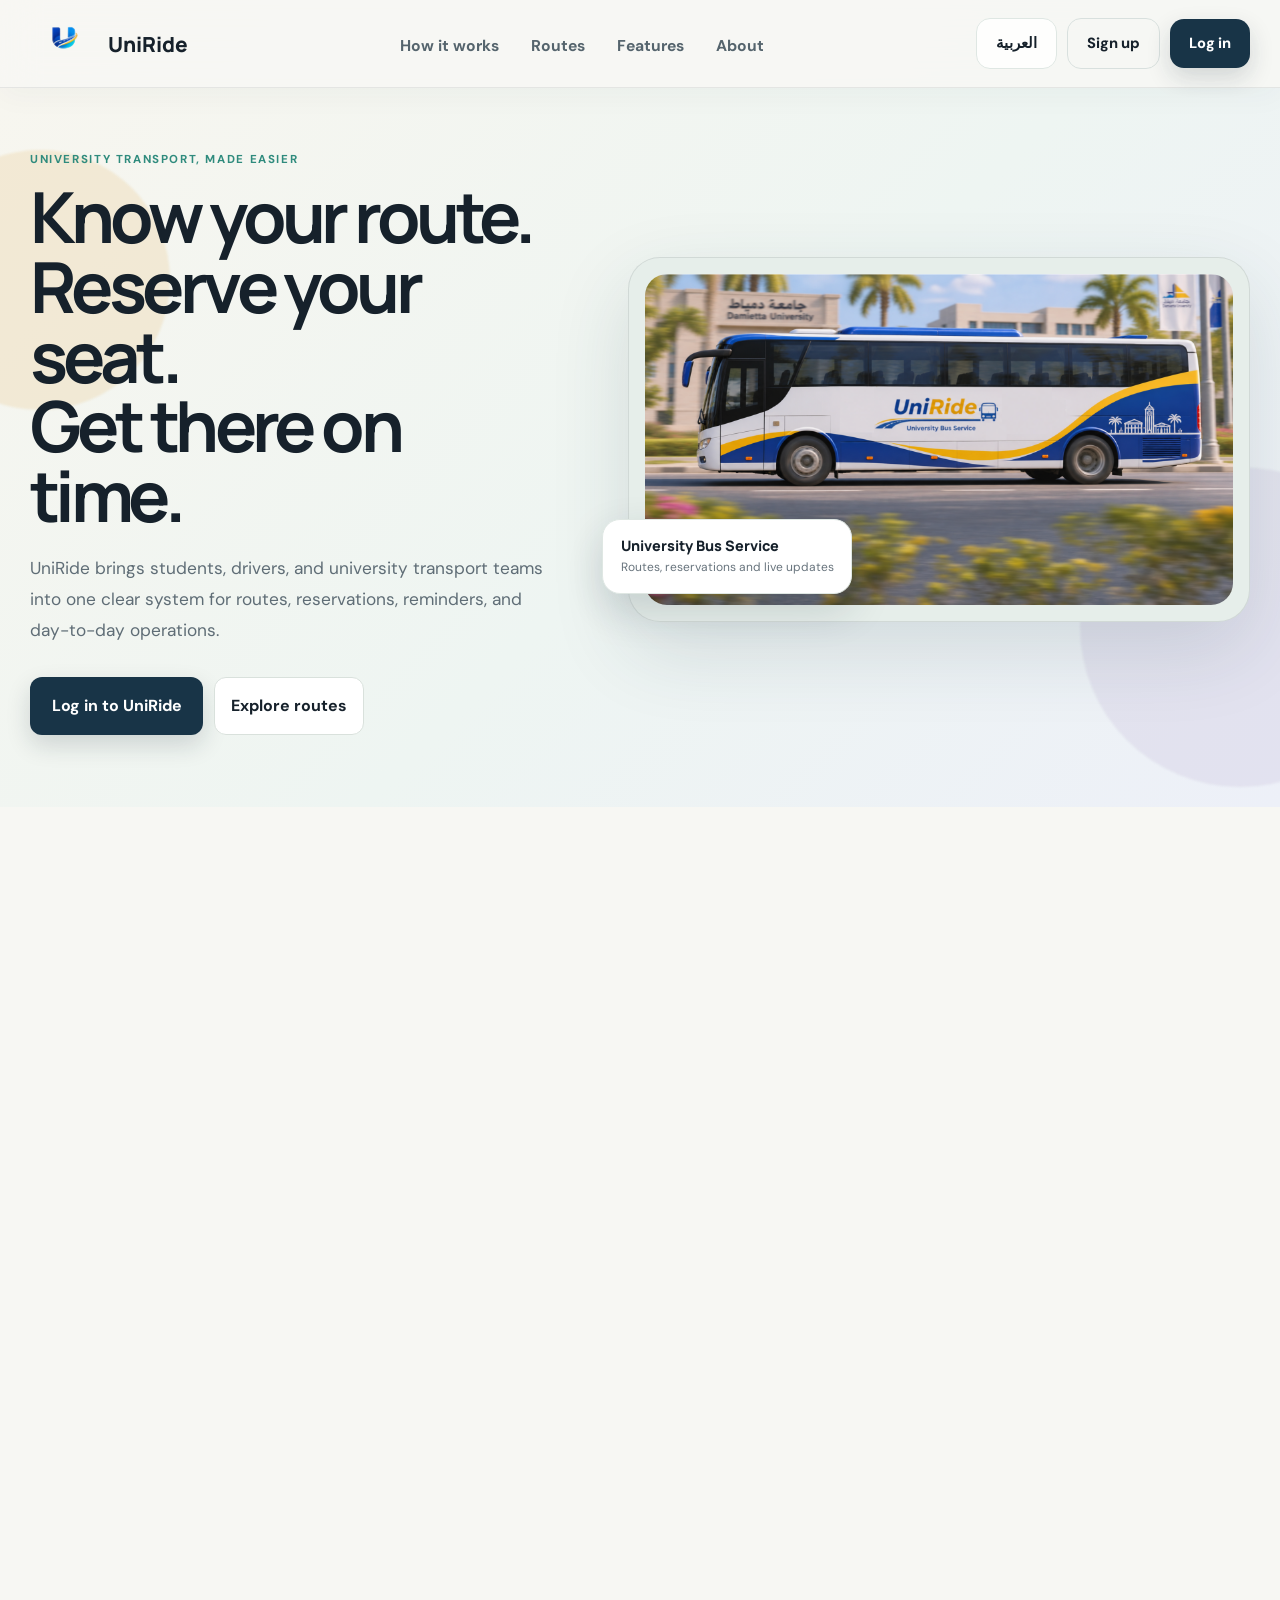
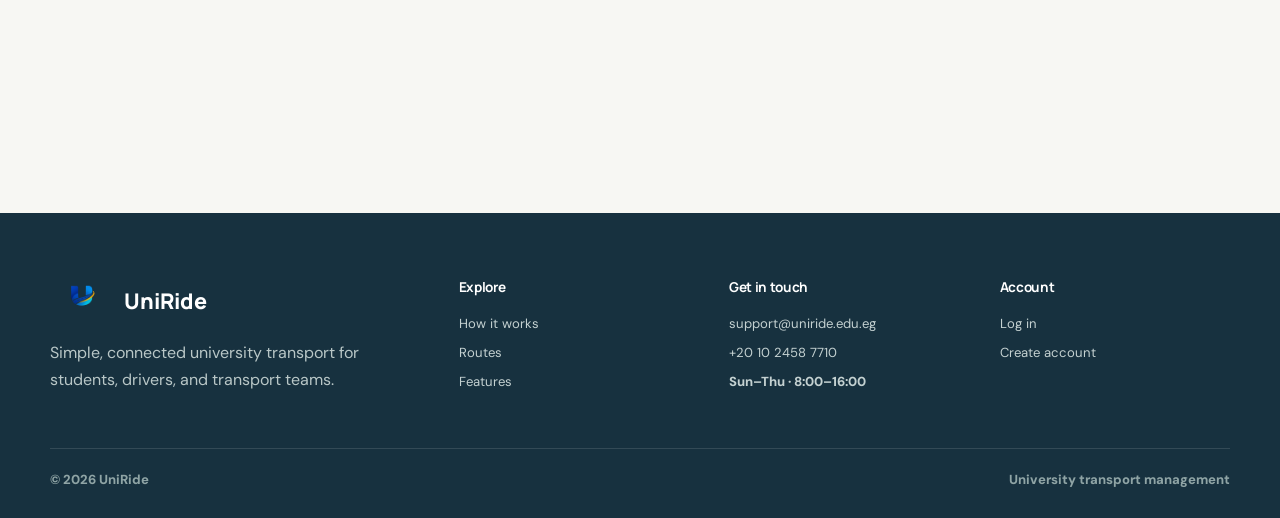
<file: UniRide_Project/index.html>
<!doctype html>
<html lang="en">
<head>
  <meta charset="utf-8">
  <meta name="viewport" content="width=device-width, initial-scale=1">
  <meta name="theme-color" content="#102532">
  <title>UniRide | University Transport</title>
  <meta name="description" content="UniRide helps students discover university routes, reserve seats, receive service updates, and helps drivers and transport staff coordinate operations.">
  <link rel="preconnect" href="https://fonts.googleapis.com">
  <link rel="preconnect" href="https://fonts.gstatic.com" crossorigin>
  <link href="https://fonts.googleapis.com/css2?family=DM+Sans:wght@400;500;600;700&family=Manrope:wght@500;600;700;800&display=swap" rel="stylesheet">
  <link rel="stylesheet" href="styles.css">
<script>window.setTimeout(function(){var i=document.getElementById('intro');if(i){i.classList.add('done');window.setTimeout(function(){i.style.display='none';},180);}},2700);</script>
</head>
<body>
  <div class="intro" id="intro" aria-hidden="true">
    <svg class="intro-dashes intro-dashes-a" viewBox="0 0 1200 800" preserveAspectRatio="none"><path d="M-120 585 C 140 430, 340 690, 585 535 C 805 395, 1010 460, 1320 310"/></svg>
    <svg class="intro-dashes intro-dashes-c" viewBox="0 0 1200 800" preserveAspectRatio="none"><path d="M370 410 C370 245 505 165 625 190 C785 224 850 365 790 485 C725 615 535 630 430 535 C345 455 380 330 475 295 C575 258 690 310 702 404 C713 492 625 535 552 505 C490 480 485 410 535 382"/></svg>
    <div class="intro-core">
      <div class="intro-word" aria-label="UniRide"><span style="--i:0">U</span><span style="--i:1">n</span><span style="--i:2">i</span><span style="--i:3">R</span><span style="--i:4">i</span><span style="--i:5">d</span><span style="--i:6">e</span></div>
    </div>
  </div>

  <div id="toastRoot" class="toast-root" aria-live="polite"></div>
  <div id="modalRoot"></div>

  <!-- Public website -->
  <main id="publicSite" class="public-site">
    <header class="public-nav" id="publicNav">
      <a href="#top" class="public-brand"><img src="assets/uniride-logo.png" alt="UniRide logo"><strong>UniRide</strong></a>
      <nav class="public-links" aria-label="Public navigation">
        <a href="#how">How it works</a><a href="#routesPreview">Routes</a><a href="#features">Features</a><a href="#aboutUniRide">About</a>
      </nav>
      <div class="public-actions"><button class="lang-toggle compact" type="button" data-lang-toggle>العربية</button><button class="ghost-btn public-signup" type="button" data-open-signup>Sign up</button><button class="primary-btn" type="button" data-open-auth>Log in</button></div>
    </header>

    <section class="public-hero" id="top">
      <div class="hero-blob hero-blob-a" aria-hidden="true"></div><div class="hero-blob hero-blob-b" aria-hidden="true"></div>
      <div class="public-hero-content reveal-on-scroll">
        <span class="eyebrow light">University transport, made easier</span>
        <h1>Know your route.<br>Reserve your seat.<br>Get there on time.</h1>
        <p>UniRide brings students, drivers, and university transport teams into one clear system for routes, reservations, reminders, and day-to-day operations.</p>
        <div class="public-hero-actions"><button class="primary-btn large" data-open-auth>Log in to UniRide</button><a class="ghost-btn light-btn" href="#routesPreview">Explore routes</a></div>
      </div>
      <div class="public-hero-media reveal-on-scroll">
        <div class="hero-photo-card"><img src="assets/uniride-campus-bus.png" alt="University bus on campus"></div>
        <div class="hero-media-tag"><strong>University Bus Service</strong><span>Routes, reservations and live updates</span></div>
      </div>
    </section>

    <section class="public-section reveal-section" id="how">
      <div class="public-wrap"><div class="public-section-head"><span class="eyebrow dark">How it works</span><h2>A simpler transport day for everyone.</h2><p>Students confirm seats, drivers know passenger counts, and transport staff can coordinate services without chasing information across different channels.</p></div>
        <div class="public-feature-grid">
          <article class="public-feature-card reveal-on-scroll"><span class="static-icon"><svg viewBox="0 0 24 24" fill="none" stroke="currentColor" stroke-width="1.8"><circle cx="6" cy="18" r="2"/><circle cx="18" cy="6" r="2"/><path d="M8 18h2a4 4 0 0 0 4-4v-4a4 4 0 0 1 4-4"/></svg></span><h3>Find the right route</h3><p>Browse university routes by governorate, university, city, or pickup area.</p></article>
          <article class="public-feature-card reveal-on-scroll"><span class="static-icon"><svg viewBox="0 0 24 24" fill="none" stroke="currentColor" stroke-width="1.8"><path d="M7 11V6a3 3 0 0 1 6 0v5M5 11h12a2 2 0 0 1 2 2v5H5a2 2 0 0 1-2-2v-3a2 2 0 0 1 2-2Z"/><path d="M6 18v3M18 18v3"/></svg></span><h3>Reserve before you ride</h3><p>Confirm the service you plan to use so drivers receive a more accurate passenger count.</p></article>
          <article class="public-feature-card reveal-on-scroll"><span class="static-icon"><svg viewBox="0 0 24 24" fill="none" stroke="currentColor" stroke-width="1.8"><path d="M18 8a6 6 0 0 0-12 0c0 7-3 7-3 9h18c0-2-3-2-3-9M10 21h4"/></svg></span><h3>Stay updated</h3><p>Receive reminders, announcements, delays, and service-status notifications in one place.</p></article>
        </div>
      </div>
    </section>

    <section class="public-section public-section-soft reveal-section" id="routesPreview">
      <div class="public-wrap"><div class="public-section-head route-preview-head"><div><span class="eyebrow dark">Route network</span><h2>Explore before you sign in.</h2><p>Preview active university routes across Egypt. Sign in for your assigned route, reservation status, and notifications.</p></div><button class="primary-btn" data-open-auth>View my transport</button></div>
        <div class="public-route-controls"><select id="publicRouteGov"><option value="">All governorates</option></select><input id="publicRouteSearch" placeholder="Search university, city or pickup area"></div>
        <div class="public-route-grid" id="publicRouteGrid"></div>
      </div>
    </section>

    <section class="public-section reveal-section" id="features"><div class="public-wrap"><div class="public-split"><div><span class="eyebrow dark">Built around real transport workflows</span><h2>Useful for students, drivers, and staff.</h2><p class="public-lead">Each role sees only the tools it needs, while actions stay connected across the system.</p></div><div class="public-role-list"><div><strong>Students</strong><span>Routes, seat reservations, notifications, profile, and support.</span></div><div><strong>Drivers</strong><span>Assigned services, passenger manifests, availability, and issue reporting.</span></div><div><strong>Transport staff</strong><span>Operations, capacity, announcements, support requests, reports, and exports.</span></div></div></div></div></section>

    <section class="public-section public-cta reveal-section" id="aboutUniRide"><div class="public-wrap"><div class="cta-card"><img src="assets/uniride-logo.png" alt=""><div><h2>Ready to use UniRide?</h2><p>Sign in with your university transport account, or create a student account to get started.</p></div><div class="cta-actions"><button class="ghost-btn" data-open-signup>Sign up</button><button class="primary-btn" data-open-auth>Log in</button></div></div></div></section>
    <footer class="public-footer" id="contact"><div class="public-wrap footer-grid">
      <div class="footer-brand"><div class="footer-logo-row"><img src="assets/uniride-logo.png" alt="UniRide logo"><strong>UniRide</strong></div><p>Simple, connected university transport for students, drivers, and transport teams.</p></div>
      <div><h4>Explore</h4><a href="#how">How it works</a><a href="#routesPreview">Routes</a><a href="#features">Features</a></div>
      <div><h4>Get in touch</h4><a href="mailto:support@uniride.edu.eg">support@uniride.edu.eg</a><a href="tel:+201024587710">+20 10 2458 7710</a><span>Sun–Thu · 8:00–16:00</span></div>
      <div><h4>Account</h4><button type="button" data-open-auth>Log in</button><button type="button" data-open-signup>Create account</button></div>
      <div class="footer-bottom"><span>© 2026 UniRide</span><span>University transport management</span></div>
    </div></footer>
  </main>

  <!-- Login -->
  <main id="auth" class="auth-shell" hidden>
    <section class="auth-visual" aria-label="UniRide university bus">
      <div class="auth-photo" aria-hidden="true"></div><div class="auth-photo-overlay" aria-hidden="true"></div>
      <button class="back-to-site" type="button" data-back-public><span data-icon="arrow-left"></span> Back</button>
      <div class="auth-brand-row"><div class="auth-brand"><img src="assets/uniride-logo.png" alt="UniRide logo"><span>UniRide</span></div></div>
      <div class="auth-copy"><span class="eyebrow light">University transport access</span><h1>Welcome back to UniRide.</h1><p>Access your routes, services, reservations, and transport updates in one place.</p></div>
      <div class="auth-caption"><span>University Bus Service</span></div>
    </section>
    <section class="auth-panel">
      <div class="auth-panel-top"><button class="lang-toggle" type="button" data-lang-toggle>العربية</button></div>
      <div class="login-card">
        <span class="eyebrow dark">Secure access</span><h2>Welcome back</h2><p class="muted login-helper">Use your student code, driver code, staff username, or administrator username.</p>
        <form id="loginForm" novalidate>
          <label for="loginId">Account ID</label><div class="field-wrap"><span data-icon="user"></span><input id="loginId" autocomplete="username" placeholder="e.g. 2022111102"></div>
          <label for="password">Password</label><div class="field-wrap"><span data-icon="lock"></span><input id="password" type="password" autocomplete="current-password" placeholder="Password"><button class="field-eye" type="button" id="togglePassword" aria-label="Show password"><svg class="eye-open" viewBox="0 0 24 24" aria-hidden="true"><path d="M2.5 12s3.5-6 9.5-6 9.5 6 9.5 6-3.5 6-9.5 6-9.5-6-9.5-6z"/><circle cx="12" cy="12" r="2.5"/></svg><svg class="eye-off" viewBox="0 0 24 24" aria-hidden="true"><path d="M3 3l18 18"/><path d="M10.6 10.7a2 2 0 002.7 2.7"/><path d="M9.9 4.2A10.8 10.8 0 0112 4c5.4 0 9 5 9 5a15.6 15.6 0 01-3.1 3.5"/><path d="M6.2 6.2C4.1 7.7 3 9 3 9s3.6 5 9 5c1.5 0 2.8-.4 4-1"/></svg></button></div>
          <div class="form-error" id="loginError" hidden></div><button class="primary-btn wide" type="submit"><span>Sign in</span><span data-icon="arrow-right"></span></button>
        </form>
        <div class="account-access" id="accountAccess">
          <div class="account-access-head"><strong>Choose an account</strong><span>Select an account to fill the sign-in fields</span></div>
          <div class="account-access-grid" id="accountAccessGrid">
            <button class="account-card" type="button" data-account-login="2022111102"><span class="account-card-copy"><strong>Farah Salah Adham</strong><small>Student · 2022111102</small></span></button>
            <button class="account-card" type="button" data-account-login="2022143841"><span class="account-card-copy"><strong>Amira Adam Gamal</strong><small>Student · 2022143841</small></span></button>
            <button class="account-card" type="button" data-account-login="UR-Z01-7152"><span class="account-card-copy"><strong>Abdel Nasser Hamdy Abdel Malak</strong><small>Driver · UR-Z01-7152</small></span></button>
            <button class="account-card" type="button" data-account-login="UR-Z01-8835"><span class="account-card-copy"><strong>Adel Rami Abdallah</strong><small>Driver · UR-Z01-8835</small></span></button>
            <button class="account-card" type="button" data-account-login="staff"><span class="account-card-copy"><strong>Heba Fouad</strong><small>Transport Staff · staff</small></span></button>
            <button class="account-card" type="button" data-account-login="admin"><span class="account-card-copy"><strong>System Administrator</strong><small>Administrator · admin</small></span></button>
          </div>
        </div>
      </div>
    </section>
  </main>

  <!-- Application -->
  <div id="app" class="app-shell" hidden>
    <aside class="sidebar" id="sidebar">
      <button class="sidebar-brand" data-nav="home" aria-label="Go to dashboard"><img class="sidebar-logo" src="assets/uniride-logo.png" alt=""><span>UniRide</span></button>
      <div class="sidebar-user" id="sidebarUser"></div><nav class="sidebar-nav" id="sidebarNav" aria-label="Main navigation"></nav>
      <div class="sidebar-bottom"><button class="nav-item" data-nav="profile"><span class="nav-icon" data-icon="user-circle"></span><span>Profile</span></button><button class="nav-item danger-soft" id="logoutBtn"><span class="nav-icon" data-icon="logout"></span><span>Sign out</span></button></div>
    </aside>
    <section class="workspace"><header class="topbar"><div class="topbar-title"><button class="icon-button menu-btn" id="menuBtn" aria-label="Open menu"><span data-icon="menu"></span></button><div><span class="eyebrow dark" id="pageKicker">Overview</span><h2 id="pageTitle">Dashboard</h2></div></div><div class="topbar-actions"><button class="lang-toggle compact" type="button" data-lang-toggle>العربية</button><button class="icon-button notification-button" id="notificationBtn" data-nav="notifications" aria-label="Notifications"><span data-icon="bell"></span><span class="notification-dot" id="notificationDot" hidden></span></button><button class="profile-chip" id="profileChip" data-nav="profile"><span class="avatar" id="topAvatar"></span><span class="profile-chip-copy"><strong id="topName"></strong><small id="topRole"></small></span><span data-icon="chevron-down"></span></button></div></header><div class="content" id="view"></div></section>
  </div>

  <script src="data.js"></script><script src="script.js"></script>
<script>
(function(){
  const $=(s,r=document)=>r.querySelector(s), $$=(s,r=document)=>Array.from(r.querySelectorAll(s));
  const D=window.UNIRIDE_DATA||{routes:[]};
  const dict={
    'How it works':'كيف يعمل','Routes':'المسارات','Features':'المميزات','About':'عن UniRide','Sign up':'إنشاء حساب','Log in':'تسجيل الدخول','University transport, made easier':'نقل جامعي أبسط وأسهل','Know your route.':'اعرف مسارك.','Reserve your seat.':'احجز مقعدك.','Get there on time.':'وصل في موعدك.','UniRide brings students, drivers, and university transport teams into one clear system for routes, reservations, reminders, and day-to-day operations.':'يجمع UniRide الطلاب والسائقين وفرق النقل الجامعي في نظام واحد واضح للمسارات والحجوزات والتنبيهات وإدارة التشغيل اليومي.','Log in to UniRide':'تسجيل الدخول إلى UniRide','Explore routes':'استكشف المسارات','University Bus Service':'خدمة النقل الجامعي','Routes, reservations and live updates':'المسارات والحجوزات والتحديثات في مكان واحد','A simpler transport day for everyone.':'يوم نقل أسهل للجميع.','Students confirm seats, drivers know passenger counts, and transport staff can coordinate services without chasing information across different channels.':'يؤكد الطلاب مقاعدهم، ويعرف السائقون عدد الركاب، ويتمكن موظفو النقل من تنسيق الخدمات من مكان واحد.','Find the right route':'اعثر على المسار المناسب','Browse university routes by governorate, university, city, or pickup area.':'تصفح مسارات الجامعات حسب المحافظة أو الجامعة أو المدينة أو منطقة الالتقاط.','Reserve before you ride':'احجز قبل الرحلة','Confirm the service you plan to use so drivers receive a more accurate passenger count.':'أكد الرحلة التي ستستخدمها ليصل للسائق عدد ركاب أدق.','Stay updated':'ابقَ على اطلاع','Receive reminders, announcements, delays, and service-status notifications in one place.':'استلم التذكيرات والإعلانات والتأخيرات وتحديثات حالة الخدمة في مكان واحد.','Route network':'شبكة المسارات','Explore before you sign in.':'استكشف قبل تسجيل الدخول.','Preview active university routes across Egypt. Sign in for your assigned route, reservation status, and notifications.':'عاين مسارات الجامعات النشطة في مصر، ثم سجل الدخول لرؤية مسارك وحجزك وإشعاراتك.','View my transport':'عرض نقلي الجامعي','All governorates':'كل المحافظات','Search university, city or pickup area':'ابحث بالجامعة أو المدينة أو منطقة الالتقاط','Built around real transport workflows':'مصمم لاحتياجات النقل الحقيقية','Useful for students, drivers, and staff.':'مفيد للطلاب والسائقين وموظفي النقل.','Each role sees only the tools it needs, while actions stay connected across the system.':'يرى كل مستخدم الأدوات التي يحتاجها فقط، بينما تبقى العمليات مترابطة داخل النظام.','Students':'الطلاب','Drivers':'السائقون','Transport staff':'موظفو النقل','Routes, seat reservations, notifications, profile, and support.':'المسارات وحجز المقاعد والإشعارات والملف الشخصي والدعم.','Assigned services, passenger manifests, availability, and issue reporting.':'الخدمات المسندة وقوائم الركاب والتوفر والإبلاغ عن المشكلات.','Operations, capacity, announcements, support requests, reports, and exports.':'التشغيل والسعة والإعلانات وطلبات الدعم والتقارير والتصدير.','Ready to use UniRide?':'جاهز لاستخدام UniRide؟','Sign in with your university transport account, or create a student account to get started.':'سجل الدخول بحساب النقل الجامعي أو أنشئ حساب طالب للبدء.','Create account':'إنشاء حساب','Explore':'استكشف','Get in touch':'تواصل معنا','Account':'الحساب','Simple, connected university transport for students, drivers, and transport teams.':'نقل جامعي بسيط ومترابط للطلاب والسائقين وفرق النقل.','University transport management':'إدارة النقل الجامعي','Sun–Thu · 8:00–16:00':'الأحد–الخميس · 8:00–16:00','Welcome back':'مرحبًا بعودتك','Secure access':'دخول آمن','Account ID':'معرّف الحساب','Password':'كلمة المرور','Sign in':'تسجيل الدخول','Back':'رجوع'
  };
  const storeLang=()=>{try{return JSON.parse(localStorage.getItem('ur4_lang')||'"en"')}catch{return 'en'}};
  let lang=storeLang()==='ar'?'ar':'en';
  function applyStaticLanguage(){
    document.documentElement.lang=lang; document.documentElement.dir=lang==='ar'?'rtl':'ltr';
    $$('[data-lang-toggle]').forEach(b=>b.textContent=lang==='ar'?'English':'العربية');
    [$('#publicSite'),$('#auth')].filter(Boolean).forEach(root=>{
      const w=document.createTreeWalker(root,NodeFilter.SHOW_TEXT);let n;while(n=w.nextNode()){if(['SCRIPT','STYLE'].includes(n.parentElement?.tagName))continue;if(n.__pubOrig===undefined)n.__pubOrig=n.nodeValue;const key=n.__pubOrig.trim();if(key&&dict[key])n.nodeValue=lang==='ar'?n.__pubOrig.replace(key,dict[key]):n.__pubOrig;}
    });
    const q=$('#publicRouteSearch');if(q){if(q.__pubPH===undefined)q.__pubPH=q.placeholder;q.placeholder=lang==='ar'?dict['Search university, city or pickup area']:q.__pubPH;}
    renderRoutes();
  }
  function renderRoutes(){
    const grid=$('#publicRouteGrid');if(!grid||!D.routes)return;const gov=$('#publicRouteGov')?.value||'';const q=($('#publicRouteSearch')?.value||'').trim().toLowerCase();let list=D.routes.filter(r=>r.s==='Active');if(gov)list=list.filter(r=>r.startGov===gov);if(q)list=list.filter(r=>[r.n,r.nEn,r.uni,r.uniEn,r.startGov,r.startGovEn,r.startCity,r.startCityEn,r.startDistrict,r.startDistrictEn].some(v=>String(v||'').toLowerCase().includes(q)));list=list.slice(0,6);
    const arrow='<svg viewBox="0 0 24 24" fill="none" stroke="currentColor" stroke-width="1.8"><path d="M5 12h14M14 7l5 5-5 5"/></svg>';
    const clock='<svg viewBox="0 0 24 24" fill="none" stroke="currentColor" stroke-width="1.8"><circle cx="12" cy="12" r="9"/><path d="M12 7v5l3 2"/></svg>';
    const route='<svg viewBox="0 0 24 24" fill="none" stroke="currentColor" stroke-width="1.8"><circle cx="6" cy="18" r="2"/><circle cx="18" cy="6" r="2"/><path d="M8 18h2a4 4 0 0 0 4-4v-4a4 4 0 0 1 4-4"/></svg>';
    grid.innerHTML=list.map(r=>`<article class="public-route-card"><div><span class="route-id">${r.id}</span><h3>${lang==='ar'?(r.n||''):(r.nEn||r.n||'')}</h3><p>${lang==='ar'?(r.startGov||''):(r.startGovEn||r.startGov||'')} · ${lang==='ar'?(r.uni||''):(r.uniEn||r.uni||'')}</p></div><div class="public-route-meta"><span>${clock}${Math.round(r.min||0)} ${lang==='ar'?'دقيقة':'min'}</span><span>${route}${r.km||0} km</span></div><button class="text-btn public-login-fallback" type="button">${lang==='ar'?'تسجيل الدخول':'Log in'} ${arrow}</button></article>`).join('')||`<div class="public-route-empty">${lang==='ar'?'لا توجد مسارات':'No routes found'}</div>`;
    $$('.public-login-fallback',grid).forEach(b=>b.onclick=openAuthFallback);
  }
  function openAuthFallback(){if(window.UniRidePublic?.openAuth)return window.UniRidePublic.openAuth();const p=$('#publicSite'),a=$('#auth'),app=$('#app');if(p)p.hidden=true;if(a)a.hidden=false;if(app)app.hidden=true;setTimeout(()=>$('#loginId')?.focus(),60)}
  function openSignupFallback(){if(window.UniRidePublic?.openSignup)return window.UniRidePublic.openSignup();openAuthFallback();}
  function wire(){
    const gov=$('#publicRouteGov');if(gov&&D.routes){const selected=gov.value;const gs=[...new Set(D.routes.map(r=>r.startGov).filter(Boolean))].sort();gov.innerHTML=`<option value="">${lang==='ar'?'كل المحافظات':'All governorates'}</option>`+gs.map(g=>{const r=D.routes.find(x=>x.startGov===g);return `<option value="${g}">${lang==='ar'?g:(r?.startGovEn||g)}</option>`}).join('');gov.value=selected;gov.onchange=renderRoutes;}const q=$('#publicRouteSearch');if(q)q.oninput=renderRoutes;
    $$('[data-open-auth]').forEach(b=>b.onclick=openAuthFallback);$$('[data-open-signup]').forEach(b=>b.onclick=openSignupFallback);$$('[data-back-public]').forEach(b=>b.onclick=function(){if(window.UniRidePublic?.showPublic)return window.UniRidePublic.showPublic();const p=$('#publicSite'),a=$('#auth'),app=$('#app');if(p)p.hidden=false;if(a)a.hidden=true;if(app)app.hidden=true;window.scrollTo({top:0,behavior:'smooth'});});
    $$('[data-lang-toggle]').forEach(b=>b.addEventListener('click',function(e){if(!$('#publicSite')?.hidden||!$('#auth')?.hidden){e.preventDefault();e.stopImmediatePropagation();if(window.UniRidePublic?.toggleLanguage){window.UniRidePublic.toggleLanguage();lang=storeLang()==='ar'?'ar':'en';}else{lang=lang==='en'?'ar':'en';localStorage.setItem('ur4_lang',JSON.stringify(lang));}applyStaticLanguage();wire();}},true));
    const sections=$$('#publicSite section[id]');const navLinks=$$('.public-links a');if('IntersectionObserver'in window){const active=new IntersectionObserver(es=>{es.forEach(en=>{if(en.isIntersecting){navLinks.forEach(a=>a.classList.toggle('active',a.getAttribute('href')==='#'+en.target.id));}})},{rootMargin:'-38% 0px -50% 0px',threshold:0});sections.forEach(x=>active.observe(x));const reveal=new IntersectionObserver(es=>es.forEach(en=>en.target.classList.toggle('is-visible',en.isIntersecting)),{threshold:.12,rootMargin:'0px 0px -8% 0px'});$$('.reveal-section,.reveal-on-scroll').forEach(x=>reveal.observe(x));}else{$$('.reveal-section,.reveal-on-scroll').forEach(x=>x.classList.add('is-visible'));}
  }
  function init(){applyStaticLanguage();wire();requestAnimationFrame(()=>$$('.public-hero .reveal-on-scroll').forEach(x=>x.classList.add('is-visible')));}
  if(document.readyState==='loading')document.addEventListener('DOMContentLoaded',init);else init();
})();
</script>
</body>
</html>
</file>
<file: UniRide_Project/styles.css>
:root{
  --bg:#f4f7fb;--panel:#ffffff;--panel-2:#f8fafc;--ink:#0b1728;--muted:#66758a;--line:#e4eaf2;
  --navy:#071827;--navy-2:#0d263d;--teal:#10b9a5;--teal-2:#0b8f82;--cyan:#61d7e8;--lime:#c6f36a;
  --blue:#4d6bff;--amber:#f5b544;--red:#e95a64;--green:#1fa76f;--purple:#8a6ee8;
  --radius-sm:12px;--radius:18px;--radius-lg:28px;--shadow:0 18px 50px rgba(7,24,39,.08);--shadow-lg:0 28px 80px rgba(7,24,39,.16);
  --display:'Segoe UI',Arial,sans-serif;--body:'Segoe UI',Arial,sans-serif;--ease:cubic-bezier(.22,1,.36,1)
}
*{box-sizing:border-box}html{scroll-behavior:smooth}body{margin:0;background:var(--bg);color:var(--ink);font:15px/1.6 var(--body);-webkit-font-smoothing:antialiased;overflow-x:hidden}button,input,select,textarea{font:inherit}button{cursor:pointer}a{color:inherit;text-decoration:none}h1,h2,h3,h4,p{margin:0}h1,h2,h3,h4{font-family:var(--display);letter-spacing:-.025em}img,svg{display:block}.muted{color:var(--muted)}[hidden]{display:none!important}

/* opening */
.intro{position:fixed;inset:0;z-index:9999;background:#06141f;color:#fff;display:grid;place-items:center;overflow:hidden;transition:opacity .55s ease,visibility .55s ease,clip-path .8s var(--ease);clip-path:circle(150% at 50% 50%)}
.intro.done{opacity:0;visibility:hidden;clip-path:circle(0% at 50% 50%)}.intro-grid{position:absolute;inset:-5%;background-image:linear-gradient(rgba(255,255,255,.045) 1px,transparent 1px),linear-gradient(90deg,rgba(255,255,255,.045) 1px,transparent 1px);background-size:48px 48px;animation:gridShift 6s linear infinite}.intro-grid:after{content:"";position:absolute;inset:0;background:radial-gradient(circle at 50% 48%,rgba(16,185,165,.2),transparent 34%)}
.intro-core{position:relative;text-align:center;z-index:2}.intro-mark{width:72px;height:72px;margin:0 auto 1.2rem}.intro-word{display:flex;justify-content:center;gap:.02em;font:800 clamp(3.3rem,9vw,6.7rem)/1 var(--display);letter-spacing:-.065em}.intro-word span{opacity:0;transform:translateY(32px) scale(.92);animation:introLetter .72s calc(.12s + var(--i)*.07s) var(--ease) forwards}.intro-core p{margin-top:1rem;color:rgba(255,255,255,.56);letter-spacing:.18em;text-transform:uppercase;font-size:.68rem;opacity:0;animation:fadeUp .7s .8s var(--ease) forwards}.intro-route{position:absolute;left:8%;right:8%;bottom:13%;height:1px;background:linear-gradient(90deg,transparent,rgba(97,215,232,.35),rgba(198,243,106,.65),transparent);overflow:visible}.intro-route span{position:absolute;top:-4px;left:0;width:9px;height:9px;border-radius:50%;background:var(--lime);box-shadow:0 0 20px var(--lime);animation:routeMove 1.7s .3s var(--ease) forwards}.intro-orbit{position:absolute;border:1px solid rgba(97,215,232,.14);border-radius:50%;animation:orbit 18s linear infinite}.intro-orbit-a{width:480px;height:480px}.intro-orbit-b{width:720px;height:720px;animation-direction:reverse;animation-duration:28s;border-style:dashed}
@keyframes introLetter{to{opacity:1;transform:none}}@keyframes fadeUp{to{opacity:1;transform:none}}@keyframes routeMove{from{left:0}to{left:100%}}@keyframes orbit{to{transform:rotate(360deg)}}@keyframes gridShift{to{transform:translate(48px,48px)}}

/* auth */
.auth-shell{min-height:100vh;display:grid;grid-template-columns:minmax(0,1.12fr) minmax(420px,.88fr);background:#fff}.auth-visual{min-height:100vh;background:linear-gradient(150deg,#06141f 0%,#0b2439 54%,#0d544f 120%);position:relative;color:#fff;padding:clamp(2rem,5vw,4.4rem);display:flex;flex-direction:column;justify-content:space-between;overflow:hidden}.auth-visual-grid{position:absolute;inset:0;opacity:.52;background-image:linear-gradient(rgba(255,255,255,.045) 1px,transparent 1px),linear-gradient(90deg,rgba(255,255,255,.045) 1px,transparent 1px);background-size:46px 46px}.auth-visual:after{content:"";position:absolute;width:620px;height:620px;border-radius:50%;right:-260px;bottom:-280px;border:1px solid rgba(97,215,232,.22);box-shadow:0 0 0 90px rgba(97,215,232,.03),0 0 0 180px rgba(198,243,106,.025)}.auth-brand,.auth-copy,.auth-metrics{position:relative;z-index:1}.auth-brand{display:flex;align-items:center;gap:.8rem;font:800 1.25rem var(--display)}.brand-mark{width:42px;height:42px;flex:0 0 auto}.auth-copy{max-width:680px;margin:5rem 0}.eyebrow{display:inline-block;font-size:.72rem;font-weight:700;letter-spacing:.14em;text-transform:uppercase;color:var(--lime);margin-bottom:.8rem}.eyebrow.dark{color:var(--teal-2)}.auth-copy h1{font-size:clamp(2.8rem,5.7vw,5.3rem);line-height:1.01;max-width:13ch}.auth-copy p{max-width:58ch;margin-top:1.5rem;color:rgba(255,255,255,.68);font-size:1.02rem}.auth-metrics{display:grid;grid-template-columns:repeat(3,1fr);gap:.8rem;max-width:700px}.auth-metric{padding:1rem 1.1rem;border:1px solid rgba(255,255,255,.12);border-radius:16px;background:rgba(255,255,255,.055);backdrop-filter:blur(12px)}.auth-metric strong{display:block;font:700 1.45rem var(--display)}.auth-metric span{font-size:.76rem;color:rgba(255,255,255,.58)}.auth-panel{display:grid;place-items:center;padding:2rem;background:linear-gradient(180deg,#fff,#f8fafc)}.login-card{width:min(440px,100%)}.login-brand-mobile{display:none}.login-card h2{font-size:2.25rem}.login-card>p{margin-top:.5rem;margin-bottom:1.9rem}label{display:block;font-weight:700;font-size:.8rem;margin:1rem 0 .45rem}.field-wrap{position:relative}.field-wrap>span:first-child{position:absolute;left:14px;top:50%;transform:translateY(-50%);width:18px;color:#7d8999}.field-wrap input{padding-left:44px}.field-action{position:absolute!important;right:7px;top:50%;transform:translateY(-50%)}input,select,textarea{width:100%;border:1px solid var(--line);background:#fff;color:var(--ink);border-radius:13px;padding:.9rem 1rem;outline:none;transition:border-color .2s,box-shadow .2s,transform .2s}input:focus,select:focus,textarea:focus{border-color:rgba(16,185,165,.7);box-shadow:0 0 0 4px rgba(16,185,165,.1)}.form-error{margin-top:.8rem;border-radius:12px;padding:.75rem .9rem;background:#fff0f1;color:#b53d48;border:1px solid #ffd5d9;font-size:.82rem}.legacy-access-block{margin-top:1.8rem;padding-top:1.3rem;border-top:1px solid var(--line)}.legacy-access-head{display:flex;justify-content:space-between;gap:1rem;align-items:center;font-size:.78rem}.legacy-access-head span{color:var(--muted);font-size:.7rem}.legacy-access-grid{display:flex;flex-wrap:wrap;gap:.5rem;margin-top:.8rem}.legacy-access-card{border:1px solid var(--line);background:#fff;color:var(--ink);border-radius:999px;padding:.55rem .75rem;font-size:.73rem;font-weight:700;transition:.2s}.legacy-access-card:hover{border-color:var(--teal);transform:translateY(-2px) scale(1.02);box-shadow:0 8px 20px rgba(7,24,39,.08)}

/* buttons */
.primary-btn,.secondary-btn,.ghost-btn,.danger-btn{border:0;border-radius:13px;padding:.82rem 1rem;display:inline-flex;align-items:center;justify-content:center;gap:.5rem;font-weight:700;transition:transform .2s var(--ease),box-shadow .2s var(--ease),filter .2s}.primary-btn{background:linear-gradient(135deg,var(--teal-2),var(--teal));color:#fff;box-shadow:0 12px 28px rgba(16,185,165,.2)}.secondary-btn{background:var(--navy);color:#fff}.ghost-btn{background:#fff;color:var(--ink);border:1px solid var(--line)}.danger-btn{background:#fff0f1;color:#b53d48;border:1px solid #ffd5d9}.wide{width:100%;margin-top:1.15rem}.primary-btn:hover,.secondary-btn:hover,.ghost-btn:hover,.danger-btn:hover{transform:translateY(-2px) scale(1.015);box-shadow:0 14px 34px rgba(7,24,39,.13)}.primary-btn:active,.secondary-btn:active,.ghost-btn:active,.danger-btn:active{transform:scale(.985)}.icon-button{width:42px;height:42px;border-radius:12px;border:1px solid var(--line);background:#fff;color:var(--ink);display:grid;place-items:center;transition:.2s}.icon-button:hover{transform:translateY(-2px) scale(1.04);border-color:#cad5e3;box-shadow:0 10px 26px rgba(7,24,39,.09)}.icon-button svg,.primary-btn svg,.secondary-btn svg,.ghost-btn svg,.danger-btn svg{width:18px;height:18px}

/* app shell */
.app-shell{min-height:100vh;display:grid;grid-template-columns:272px minmax(0,1fr)}.sidebar{position:sticky;top:0;height:100vh;padding:18px 14px;background:linear-gradient(180deg,#06141f,#091c2d);color:#c8d1dc;display:flex;flex-direction:column;z-index:50}.sidebar-brand{border:0;background:transparent;color:#fff;display:flex;align-items:center;gap:.75rem;padding:.55rem .65rem 1rem;font:800 1.2rem var(--display);text-align:left}.sidebar-user{margin:.4rem .4rem 1.1rem;padding:1rem;border-radius:16px;background:rgba(255,255,255,.055);border:1px solid rgba(255,255,255,.07)}.sidebar-user strong{display:block;color:#fff;font-size:.86rem;white-space:nowrap;overflow:hidden;text-overflow:ellipsis}.sidebar-user span{display:block;color:#7f95aa;font-size:.7rem;margin-top:.15rem}.sidebar-nav{display:flex;flex-direction:column;gap:.25rem}.nav-section-label{padding:.9rem .8rem .35rem;font-size:.62rem;text-transform:uppercase;letter-spacing:.14em;color:#61778c;font-weight:800}.nav-item{width:100%;border:0;background:transparent;color:inherit;display:flex;align-items:center;gap:.75rem;border-radius:12px;padding:.72rem .8rem;font-weight:600;font-size:.82rem;text-align:left;transition:.2s}.nav-item:hover{background:rgba(255,255,255,.065);color:#fff;transform:translateX(3px)}.nav-item.active{background:linear-gradient(90deg,rgba(16,185,165,.2),rgba(16,185,165,.08));color:#fff;box-shadow:inset 3px 0 var(--teal)}.nav-icon{width:19px;height:19px;display:grid;place-items:center}.nav-icon svg{width:18px;height:18px}.sidebar-bottom{margin-top:auto;display:flex;flex-direction:column;gap:.25rem}.danger-soft{color:#d9a6aa}.workspace{min-width:0}.topbar{height:82px;position:sticky;top:0;z-index:40;background:rgba(244,247,251,.86);backdrop-filter:blur(16px) saturate(1.1);border-bottom:1px solid rgba(228,234,242,.85);display:flex;align-items:center;justify-content:space-between;padding:0 28px}.topbar-title{display:flex;align-items:center;gap:.7rem}.topbar-title h2{font-size:1.45rem}.topbar-title .eyebrow{margin:0 0 .08rem}.topbar-actions{display:flex;align-items:center;gap:.7rem}.notification-button{position:relative}.notification-dot{position:absolute;right:9px;top:8px;width:7px;height:7px;border-radius:50%;background:var(--red);box-shadow:0 0 0 3px #fff}.profile-chip{border:1px solid var(--line);background:#fff;border-radius:14px;padding:.45rem .55rem .45rem .45rem;display:flex;align-items:center;gap:.65rem;transition:.2s}.profile-chip:hover{transform:translateY(-2px) scale(1.012);box-shadow:0 12px 28px rgba(7,24,39,.08)}.profile-chip>svg{width:16px;color:#8795a5}.profile-chip-copy{text-align:left}.profile-chip-copy strong{display:block;font-size:.77rem;max-width:160px;white-space:nowrap;overflow:hidden;text-overflow:ellipsis}.profile-chip-copy small{display:block;color:var(--muted);font-size:.65rem}.avatar{width:34px;height:34px;border-radius:11px;background:linear-gradient(135deg,#d9f8f3,#e8ecff);color:var(--navy);display:grid;place-items:center;font:800 .72rem var(--display)}.menu-btn{display:none}.content{padding:28px;max-width:1480px;margin:0 auto}

/* page blocks */
.page-enter{animation:pageIn .45s var(--ease)}@keyframes pageIn{from{opacity:0;transform:translateY(12px)}to{opacity:1;transform:none}}.hero-panel{position:relative;overflow:hidden;background:linear-gradient(135deg,#071827,#0c3147 65%,#0d6d65);color:#fff;border-radius:26px;padding:clamp(1.5rem,3vw,2.5rem);min-height:230px;display:grid;grid-template-columns:1.25fr .75fr;gap:1rem;align-items:center}.hero-panel:after{content:"";position:absolute;width:320px;height:320px;border:1px solid rgba(255,255,255,.09);border-radius:50%;right:-100px;top:-90px;box-shadow:0 0 0 65px rgba(255,255,255,.025),0 0 0 130px rgba(255,255,255,.018)}.hero-panel-copy{position:relative;z-index:1}.hero-panel .eyebrow{margin-bottom:.55rem}.hero-panel h1{font-size:clamp(2rem,4vw,3.6rem);max-width:13ch;line-height:1.02}.hero-panel p{max-width:60ch;color:rgba(255,255,255,.68);margin-top:1rem}.hero-panel-actions{display:flex;gap:.7rem;flex-wrap:wrap;margin-top:1.35rem}.hero-panel .ghost-btn{background:rgba(255,255,255,.09);border-color:rgba(255,255,255,.16);color:#fff}.hero-panel-side{position:relative;z-index:2;display:flex;justify-content:flex-end}.next-trip-card{width:min(350px,100%);background:rgba(255,255,255,.1);border:1px solid rgba(255,255,255,.15);border-radius:20px;padding:1.25rem;backdrop-filter:blur(12px)}.next-trip-card .mini-label{color:rgba(255,255,255,.58)}.next-trip-card strong{font:700 1.4rem var(--display);display:block;margin:.2rem 0}.next-trip-meta{display:grid;grid-template-columns:1fr 1fr;gap:.65rem;margin-top:1rem}.next-trip-meta div{background:rgba(255,255,255,.07);padding:.65rem;border-radius:12px}.mini-label{font-size:.63rem;text-transform:uppercase;letter-spacing:.11em;color:var(--muted);font-weight:800}
.grid{display:grid;gap:16px}.grid-4{grid-template-columns:repeat(4,minmax(0,1fr))}.grid-3{grid-template-columns:repeat(3,minmax(0,1fr))}.grid-2{grid-template-columns:repeat(2,minmax(0,1fr))}.section-gap{margin-top:18px}.card{background:var(--panel);border:1px solid var(--line);border-radius:var(--radius);padding:1.2rem;box-shadow:0 3px 15px rgba(7,24,39,.025);transition:transform .22s var(--ease),box-shadow .22s var(--ease),border-color .22s}.card.hoverable:hover{transform:translateY(-5px) scale(1.012);box-shadow:var(--shadow);border-color:#d4deea}.card-header{display:flex;align-items:flex-start;justify-content:space-between;gap:1rem;margin-bottom:1rem}.card-header h3{font-size:1rem}.card-header p{font-size:.75rem;color:var(--muted);margin-top:.2rem}.kpi-card{display:flex;align-items:center;gap:.85rem}.kpi-icon{width:46px;height:46px;border-radius:14px;display:grid;place-items:center;background:#eaf9f6;color:var(--teal-2)}.kpi-icon.blue{background:#eef0ff;color:var(--blue)}.kpi-icon.amber{background:#fff7e7;color:#bd7b0a}.kpi-icon.purple{background:#f3efff;color:var(--purple)}.kpi-icon svg{width:20px;height:20px}.kpi-card strong{display:block;font:750 1.42rem var(--display)}.kpi-card span{color:var(--muted);font-size:.72rem}.status-pill{display:inline-flex;align-items:center;gap:.35rem;border-radius:999px;padding:.32rem .58rem;font-size:.68rem;font-weight:800}.status-pill:before{content:"";width:6px;height:6px;border-radius:50%;background:currentColor}.status-green{background:#e8f8f1;color:#19875d}.status-blue{background:#edf1ff;color:#405ddd}.status-amber{background:#fff6df;color:#ad720c}.status-red{background:#fff0f1;color:#b5454e}.status-gray{background:#f0f3f6;color:#657386}.status-purple{background:#f1edff;color:#7659d6}.progress{height:8px;background:#eaf0f5;border-radius:999px;overflow:hidden}.progress>span{display:block;height:100%;border-radius:inherit;background:linear-gradient(90deg,var(--teal-2),var(--teal));transition:width .5s var(--ease)}.stat-row{display:flex;align-items:center;justify-content:space-between;gap:1rem;padding:.72rem 0;border-bottom:1px solid var(--line)}.stat-row:last-child{border-bottom:0}.stat-row strong{font-size:.8rem}.stat-row span{color:var(--muted);font-size:.75rem}

/* schedules / seat reservation */
.schedule-list{display:grid;gap:.85rem}.schedule-card{display:grid;grid-template-columns:80px minmax(0,1fr) auto;gap:1rem;align-items:center;border:1px solid var(--line);border-radius:16px;padding:1rem;transition:.2s;background:#fff}.schedule-card:hover{transform:translateY(-3px) scale(1.006);border-color:#cfdbe7;box-shadow:0 12px 30px rgba(7,24,39,.07)}.schedule-time{border-right:1px solid var(--line)}.schedule-time strong{font:800 1rem var(--display);display:block}.schedule-time span{font-size:.67rem;color:var(--muted)}.schedule-main h4{font-size:.9rem}.schedule-main p{color:var(--muted);font-size:.72rem;margin-top:.2rem}.schedule-meta{display:flex;gap:.6rem;flex-wrap:wrap;margin-top:.55rem}.meta-chip{display:inline-flex;align-items:center;gap:.35rem;font-size:.67rem;color:#536274;background:#f6f8fb;border-radius:999px;padding:.3rem .52rem}.meta-chip svg{width:13px;height:13px}.seat-action{min-width:118px}.seat-action .primary-btn,.seat-action .ghost-btn{width:100%;font-size:.72rem;padding:.66rem .8rem}.seat-action .reserved-label{font-size:.68rem;color:var(--green);font-weight:800;text-align:center;margin-top:.35rem}.occupancy{margin-top:.55rem}.occupancy-head{display:flex;justify-content:space-between;font-size:.66rem;color:var(--muted);margin-bottom:.3rem}

/* route */
.route-line{position:relative;padding-left:30px}.route-line:before{content:"";position:absolute;left:9px;top:10px;bottom:10px;width:2px;background:linear-gradient(var(--teal),#dbe5ed)}.stop{position:relative;padding:0 0 1.05rem}.stop:last-child{padding-bottom:0}.stop:before{content:"";position:absolute;left:-27px;top:5px;width:12px;height:12px;border-radius:50%;background:#fff;border:3px solid var(--teal);box-shadow:0 0 0 4px #e8f9f6}.stop.active:before{background:var(--lime);border-color:#769d20}.stop strong{display:block;font-size:.8rem}.stop span{font-size:.7rem;color:var(--muted)}

/* tables */
.table-wrap{overflow:auto;border:1px solid var(--line);border-radius:15px}.data-table{width:100%;border-collapse:collapse;min-width:720px;background:#fff}.data-table th{text-align:left;padding:.75rem .85rem;color:#718094;font-size:.67rem;text-transform:uppercase;letter-spacing:.07em;background:#f8fafc;border-bottom:1px solid var(--line);white-space:nowrap}.data-table td{padding:.8rem .85rem;border-bottom:1px solid var(--line);font-size:.75rem;vertical-align:middle}.data-table tr:last-child td{border-bottom:0}.data-table tbody tr{transition:.16s}.data-table tbody tr:hover{background:#fbfcfe}.table-actions{display:flex;gap:.4rem}.mini-btn{border:1px solid var(--line);background:#fff;border-radius:9px;padding:.46rem .58rem;font-size:.68rem;font-weight:700;transition:.2s}.mini-btn:hover{transform:scale(1.045);border-color:#cbd6e2}.mini-btn.primary{background:#e9f8f5;color:#08796f;border-color:#d3f0eb}.mini-btn.danger{background:#fff1f2;color:#b74650;border-color:#ffd9dc}

/* notifications */
.notification-list{display:grid;gap:.65rem}.notification-item{display:grid;grid-template-columns:42px 1fr auto;gap:.8rem;align-items:start;border:1px solid var(--line);border-radius:15px;padding:.9rem;background:#fff;transition:.2s}.notification-item:hover{transform:translateY(-2px);box-shadow:0 10px 26px rgba(7,24,39,.06)}.notification-item.unread{border-color:#bfe9e2;background:#fbfffe}.notification-icon{width:42px;height:42px;border-radius:12px;display:grid;place-items:center;background:#eaf9f6;color:var(--teal-2)}.notification-icon svg{width:18px;height:18px}.notification-item h4{font-size:.82rem}.notification-item p{font-size:.72rem;color:var(--muted);margin-top:.15rem}.notification-item time{font-size:.65rem;color:#93a0af;white-space:nowrap}

/* forms / profile */
.form-grid{display:grid;grid-template-columns:1fr 1fr;gap:.9rem}.form-grid .full{grid-column:1/-1}.profile-hero{display:flex;align-items:center;gap:1rem}.profile-avatar{width:72px;height:72px;border-radius:22px;background:linear-gradient(135deg,#d8f7f2,#e9edff);display:grid;place-items:center;font:800 1.25rem var(--display)}.profile-hero h3{font-size:1.25rem}.profile-hero p{color:var(--muted);font-size:.76rem}.detail-list{display:grid;grid-template-columns:1fr 1fr;gap:.8rem;margin-top:1rem}.detail{padding:.8rem;border:1px solid var(--line);border-radius:13px;background:#fafbfd}.detail span{display:block;font-size:.64rem;color:var(--muted);text-transform:uppercase;letter-spacing:.08em}.detail strong{display:block;font-size:.78rem;margin-top:.18rem;word-break:break-word}.toggle-row{display:flex;justify-content:space-between;align-items:center;padding:.75rem 0;border-bottom:1px solid var(--line)}.toggle-row:last-child{border-bottom:0}.switch{position:relative;width:42px;height:24px}.switch input{opacity:0;position:absolute}.switch span{position:absolute;inset:0;background:#d8e0e8;border-radius:999px;transition:.2s}.switch span:after{content:"";position:absolute;width:18px;height:18px;border-radius:50%;background:#fff;left:3px;top:3px;box-shadow:0 2px 7px rgba(0,0,0,.16);transition:.2s}.switch input:checked+span{background:var(--teal)}.switch input:checked+span:after{transform:translateX(18px)}

/* driver manifest */
.manifest{display:grid;gap:.55rem}.manifest-row{display:grid;grid-template-columns:36px 1fr auto;gap:.7rem;align-items:center;padding:.65rem;border:1px solid var(--line);border-radius:12px}.manifest-row .avatar{width:36px;height:36px}.manifest-row strong{font-size:.76rem}.manifest-row span{font-size:.68rem;color:var(--muted)}

/* charts */
.bar-chart{display:grid;gap:.65rem}.bar-item{display:grid;grid-template-columns:minmax(100px,1fr) minmax(150px,2fr) 46px;gap:.65rem;align-items:center}.bar-item label{margin:0;font-size:.7rem;font-weight:600;white-space:nowrap;overflow:hidden;text-overflow:ellipsis}.bar-track{height:9px;background:#edf1f5;border-radius:999px;overflow:hidden}.bar-track span{display:block;height:100%;background:linear-gradient(90deg,var(--blue),#7a8dff);border-radius:999px}.bar-item b{text-align:right;font-size:.68rem}.spark-bars{display:flex;align-items:flex-end;height:160px;gap:8px;padding-top:1rem}.spark-col{flex:1;display:flex;flex-direction:column;justify-content:flex-end;align-items:center;gap:.35rem;height:100%}.spark-col i{width:100%;max-width:28px;border-radius:7px 7px 2px 2px;background:linear-gradient(180deg,#65d9c9,#0a8d81);min-height:4px}.spark-col span{font-size:.58rem;color:var(--muted);transform:rotate(-45deg);margin-top:.35rem}

/* modal + toast */
.modal-backdrop{position:fixed;inset:0;z-index:500;background:rgba(4,13,21,.56);backdrop-filter:blur(8px);display:grid;place-items:center;padding:1rem;animation:fade .2s ease}.modal{width:min(520px,96vw);background:#fff;border-radius:24px;padding:1.35rem;box-shadow:var(--shadow-lg);animation:modalIn .35s var(--ease)}.modal-icon{width:52px;height:52px;border-radius:16px;display:grid;place-items:center;background:#e9f8f5;color:var(--teal-2);margin-bottom:1rem}.modal-icon svg{width:23px;height:23px}.modal h3{font-size:1.25rem}.modal p{color:var(--muted);font-size:.78rem;margin-top:.45rem}.modal-actions{display:flex;justify-content:flex-end;gap:.6rem;margin-top:1.2rem}.toast-root{position:fixed;right:22px;bottom:22px;z-index:900;display:grid;gap:.6rem}.toast{min-width:280px;max-width:380px;background:#081827;color:#fff;border:1px solid rgba(255,255,255,.08);border-radius:14px;padding:.8rem .9rem;box-shadow:var(--shadow-lg);display:flex;align-items:flex-start;gap:.7rem;animation:toastIn .35s var(--ease)}.toast svg{width:18px;height:18px;color:var(--lime);margin-top:2px}.toast strong{display:block;font-size:.75rem}.toast span{display:block;color:rgba(255,255,255,.62);font-size:.68rem;margin-top:.08rem}@keyframes modalIn{from{opacity:0;transform:translateY(18px) scale(.97)}to{opacity:1;transform:none}}@keyframes toastIn{from{opacity:0;transform:translateX(24px)}to{opacity:1;transform:none}}@keyframes fade{from{opacity:0}to{opacity:1}}

.empty-state{text-align:center;border:1px dashed #cad5e1;border-radius:16px;padding:2.2rem;color:var(--muted)}.empty-state .empty-icon{width:48px;height:48px;border-radius:15px;background:#eef3f7;display:grid;place-items:center;margin:0 auto .75rem;color:#8291a3}.empty-state svg{width:21px;height:21px}.empty-state strong{display:block;color:var(--ink);font-size:.85rem}.empty-state p{font-size:.72rem;margin-top:.2rem}.actions-row{display:flex;gap:.6rem;flex-wrap:wrap}.divider{height:1px;background:var(--line);margin:1rem 0}

@media(max-width:1180px){.grid-4{grid-template-columns:repeat(2,1fr)}.hero-panel{grid-template-columns:1fr}.hero-panel-side{justify-content:flex-start}.auth-shell{grid-template-columns:1fr 480px}}
@media(max-width:920px){.app-shell{grid-template-columns:1fr}.sidebar{position:fixed;left:0;top:0;width:272px;transform:translateX(-105%);transition:transform .3s var(--ease);box-shadow:0 20px 60px rgba(0,0,0,.3)}.sidebar.open{transform:none}.menu-btn{display:grid}.profile-chip-copy{display:none}.content{padding:20px}.topbar{padding:0 18px}.auth-shell{grid-template-columns:1fr}.auth-visual{display:none}.auth-panel{min-height:100vh}.login-brand-mobile{display:flex;align-items:center;gap:.65rem;margin-bottom:2.3rem;font:800 1.1rem var(--display)}.login-brand-mobile .brand-mark{width:38px;height:38px}}
@media(max-width:720px){.grid-4,.grid-3,.grid-2,.form-grid,.detail-list{grid-template-columns:1fr}.schedule-card{grid-template-columns:62px 1fr}.seat-action{grid-column:1/-1}.schedule-time{border-right:0}.hero-panel{padding:1.4rem}.auth-panel{padding:1.2rem}.topbar{height:74px}.content{padding:16px}.bar-item{grid-template-columns:95px 1fr 36px}.profile-chip{padding:.4rem}.profile-chip>svg{display:none}.modal-actions{flex-direction:column-reverse}.modal-actions>*{width:100%}}
@media(max-width:480px){.grid-4{grid-template-columns:1fr}.topbar-title h2{font-size:1.2rem}.toast-root{left:12px;right:12px;bottom:12px}.toast{min-width:0;max-width:none}.auth-panel{align-items:start;padding-top:5rem}.login-card h2{font-size:1.9rem}}
@media(prefers-reduced-motion:reduce){*,*::before,*::after{animation-duration:.001ms!important;animation-iteration-count:1!important;transition-duration:.001ms!important;scroll-behavior:auto!important}.intro{display:none!important}}

/* ===== UniRide identity refresh / bilingual / dataset visual ===== */
:root{
  --violet:#7c5cfc;
  --aqua:#38d8e8;
  --lime-2:#b9f35a;
  --sun:#ffbd59;
}

/* Cooler UniRide-only intro: no portfolio styling */
.intro{
  background:
    radial-gradient(circle at 18% 22%,rgba(124,92,252,.28),transparent 25%),
    radial-gradient(circle at 80% 24%,rgba(56,216,232,.24),transparent 28%),
    radial-gradient(circle at 52% 82%,rgba(185,243,90,.16),transparent 30%),
    linear-gradient(145deg,#050a18 0%,#07182b 48%,#0b2630 100%);
}
.intro-grid{opacity:.55;background-image:linear-gradient(rgba(255,255,255,.05) 1px,transparent 1px),linear-gradient(90deg,rgba(255,255,255,.05) 1px,transparent 1px);background-size:54px 54px;mask-image:radial-gradient(circle at center,#000 30%,transparent 78%)}
.intro-grid:after{background:radial-gradient(circle at 50% 48%,rgba(124,92,252,.22),transparent 28%),radial-gradient(circle at 58% 54%,rgba(56,216,232,.14),transparent 38%)}
.intro-mark{width:88px;height:88px;margin-bottom:1.35rem;filter:drop-shadow(0 16px 35px rgba(56,216,232,.18));animation:introMarkPop .8s .08s var(--ease) both}
.intro-word{font-size:clamp(3.6rem,10vw,7.8rem);background:linear-gradient(90deg,#ffffff 8%,#8de7f2 35%,#b8a8ff 60%,#d5ff80 88%);-webkit-background-clip:text;background-clip:text;color:transparent;filter:drop-shadow(0 14px 35px rgba(124,92,252,.12))}
.intro-word span{transform:translateY(46px) rotateX(65deg) scale(.78);transform-origin:center bottom;animation-duration:.85s}
.intro-core p{color:rgba(255,255,255,.62);letter-spacing:.22em}
.intro-route{height:2px;background:linear-gradient(90deg,transparent,#7c5cfc,#38d8e8,#b9f35a,#ffbd59,transparent);box-shadow:0 0 18px rgba(56,216,232,.24)}
.intro-route span{width:11px;height:11px;background:#fff;box-shadow:0 0 0 5px rgba(56,216,232,.15),0 0 28px #38d8e8}
.intro-orbit-a{border-color:rgba(124,92,252,.22);box-shadow:inset 0 0 60px rgba(124,92,252,.025)}
.intro-orbit-b{border-color:rgba(56,216,232,.16)}
.intro-streak{position:absolute;width:34vw;max-width:520px;height:2px;left:50%;top:50%;transform-origin:left center;opacity:.6;filter:blur(.1px)}
.intro-streak-a{background:linear-gradient(90deg,rgba(124,92,252,.85),transparent);transform:translate(-50%,-50%) rotate(-27deg);animation:streakPulse 1.6s .25s ease-in-out both}
.intro-streak-b{background:linear-gradient(90deg,rgba(56,216,232,.8),transparent);transform:translate(-50%,-50%) rotate(153deg);animation:streakPulse 1.6s .45s ease-in-out both}
@keyframes introMarkPop{from{opacity:0;transform:scale(.45) rotate(-18deg)}70%{opacity:1;transform:scale(1.12) rotate(2deg)}to{opacity:1;transform:none}}
@keyframes streakPulse{0%{opacity:0;scale:.2 1}45%{opacity:.85;scale:1 1}100%{opacity:0;scale:1.25 1}}

/* Login image replaces the old flat blue panel while preserving readable contrast */
.auth-visual{background:#071827;isolation:isolate;padding:clamp(2rem,4vw,4rem)}
.auth-photo{position:absolute;inset:0;z-index:-3;background:url('assets/uniride-campus.png') center center/cover no-repeat;transform:scale(1.015);animation:photoBreath 13s ease-in-out infinite alternate}
.auth-photo-overlay{position:absolute;inset:0;z-index:-2;background:linear-gradient(90deg,rgba(5,12,24,.88) 0%,rgba(5,18,31,.68) 48%,rgba(6,28,39,.28) 100%),linear-gradient(0deg,rgba(4,12,21,.62),rgba(4,12,21,.06) 58%,rgba(4,12,21,.26));}
.auth-visual-grid{z-index:-1;opacity:.26;mix-blend-mode:screen;mask-image:linear-gradient(90deg,#000,transparent 72%)}
.auth-visual:after{z-index:-1}
@keyframes photoBreath{to{transform:scale(1.055) translate3d(-.5%,.4%,0)}}
.auth-brand-row{display:flex;align-items:center;justify-content:space-between;gap:1rem;position:relative;z-index:2}
.auth-copy{margin-top:auto;margin-bottom:3.5rem;text-shadow:0 4px 24px rgba(0,0,0,.28)}
.auth-copy h1{font-size:clamp(2.75rem,5.25vw,5.15rem)}
.auth-copy p{color:rgba(255,255,255,.82);text-shadow:0 3px 18px rgba(0,0,0,.3)}
.auth-metric{background:rgba(7,20,31,.48);border-color:rgba(255,255,255,.2);box-shadow:0 12px 34px rgba(0,0,0,.14)}
.dataset-badge{display:inline-flex;align-items:center;gap:.55rem;color:rgba(255,255,255,.82);font-size:.7rem;font-weight:700;letter-spacing:.02em;margin-bottom:.75rem;padding:.48rem .7rem;border-radius:999px;background:rgba(7,20,31,.46);border:1px solid rgba(255,255,255,.15);backdrop-filter:blur(12px)}
.dataset-dot{width:8px;height:8px;border-radius:50%;background:var(--lime-2);box-shadow:0 0 0 5px rgba(185,243,90,.12),0 0 14px rgba(185,243,90,.55)}

/* Language controls */
.lang-toggle{border:1px solid var(--line);background:#fff;color:var(--ink);border-radius:999px;padding:.52rem .78rem;font-weight:800;font-size:.7rem;transition:.2s var(--ease);white-space:nowrap}
.lang-toggle:hover{transform:translateY(-2px) scale(1.025);box-shadow:0 9px 24px rgba(7,24,39,.09);border-color:#c6d2df}
.lang-toggle.light{color:#fff;background:rgba(7,20,31,.38);border-color:rgba(255,255,255,.2);backdrop-filter:blur(12px)}
.lang-toggle.compact{padding:.5rem .72rem;background:rgba(255,255,255,.84)}
.login-mobile-head{display:flex;align-items:center;justify-content:space-between;gap:1rem;margin-bottom:1.5rem}
.login-mobile-head .login-brand-mobile{margin:0}

/* Dataset-backed evidence card */
.dataset-card{overflow:hidden;position:relative;background:linear-gradient(135deg,#fff 0%,#f7fbff 58%,#f6fff1 100%)}
.dataset-card:after{content:"";position:absolute;width:240px;height:240px;border-radius:50%;right:-90px;top:-120px;background:radial-gradient(circle,rgba(56,216,232,.14),transparent 66%);pointer-events:none}
.dataset-source-pill{font:800 .65rem var(--display);letter-spacing:.1em;color:#087c72;background:#e9faf7;border:1px solid #cff0ea;border-radius:999px;padding:.42rem .6rem}
.dataset-stats{display:grid;grid-template-columns:repeat(4,1fr);gap:.7rem;margin-top:.8rem}.dataset-stats>div{padding:.85rem;border:1px solid var(--line);border-radius:13px;background:rgba(255,255,255,.82)}.dataset-stats strong{display:block;font:800 1.2rem var(--display)}.dataset-stats span{display:block;color:var(--muted);font-size:.67rem;margin-top:.12rem}.dataset-sheet-list{display:flex;gap:.45rem;flex-wrap:wrap;margin-top:.8rem}.dataset-sheet-list span{padding:.35rem .55rem;border-radius:999px;background:#eff3f7;color:#5d6a7b;font-size:.62rem;font-weight:700}

/* Stronger but still professional interaction feedback */
.card.hoverable:hover,.kpi-card:hover{transform:translateY(-5px) scale(1.012)}
.nav-item:active,.legacy-access-card:active,.mini-btn:active,.profile-chip:active,.icon-button:active{transform:scale(.97)}

/* RTL support */
html[dir="rtl"] body{font-family:"Segoe UI",Tahoma,Arial,sans-serif}
html[dir="rtl"] .sidebar{direction:rtl}
html[dir="rtl"] .sidebar-brand,html[dir="rtl"] .nav-item,html[dir="rtl"] .data-table th{text-align:right}
html[dir="rtl"] .nav-item:hover{transform:translateX(-3px)}
html[dir="rtl"] .nav-item.active{box-shadow:inset -3px 0 var(--teal)}
html[dir="rtl"] .field-wrap>span:first-child{left:auto;right:14px}
html[dir="rtl"] .field-wrap input{padding-left:1rem;padding-right:44px}
html[dir="rtl"] .field-action{right:auto;left:7px}
html[dir="rtl"] .schedule-time{border-right:0;border-left:1px solid var(--line)}
html[dir="rtl"] .route-line{padding-left:0;padding-right:30px}
html[dir="rtl"] .route-line:before{left:auto;right:9px}
html[dir="rtl"] .stop:before{left:auto;right:-27px}
html[dir="rtl"] .toast-root{right:auto;left:22px}
html[dir="rtl"] .bar-item b{text-align:left}
html[dir="rtl"] .profile-chip,html[dir="rtl"] .topbar-title{direction:rtl}

@media(max-width:920px){
  .auth-photo{background-position:62% center}
  .auth-visual{display:flex;min-height:44vh;padding:1.5rem}
  .auth-shell{display:block}
  .auth-copy{margin:4rem 0 2rem}.auth-copy h1{font-size:clamp(2.35rem,11vw,4rem)}
  .auth-metrics{grid-template-columns:repeat(3,1fr)}
  .auth-panel{min-height:auto;padding:3.2rem 1.2rem 5rem}
}
@media(max-width:620px){.auth-metrics{grid-template-columns:1fr 1fr}.auth-metric:last-child{grid-column:1/-1}.dataset-stats{grid-template-columns:1fr 1fr}.lang-toggle.compact{padding:.45rem .6rem}.profile-chip{display:none}}

/* ===== UniRide v3 refinement ===== */
:root{
  --bg:#f4f6f8;
  --panel:#ffffff;
  --panel-2:#f8fafb;
  --ink:#142235;
  --muted:#6f7c8d;
  --line:#dfe5eb;
  --navy:#132238;
  --navy-2:#1b314a;
  --teal:#2a8c85;
  --teal-2:#226f6a;
  --blue:#617f9f;
  --amber:#d3a458;
  --red:#c85b67;
  --green:#408f70;
  --purple:#7d718e;
  --cream:#f3eadb;
  --sand:#e5d2b3;
  --shadow:0 16px 42px rgba(20,34,53,.075);
  --shadow-lg:0 30px 80px rgba(20,34,53,.15);
}
body{background:linear-gradient(180deg,#f7f8fa 0%,#f2f5f7 100%)}

/* Opening animation: always visible, even when reduce motion is enabled */
.intro{background:linear-gradient(145deg,#101c2c 0%,#162d42 54%,#1f4c50 100%);clip-path:none;transition:opacity .55s ease,visibility .55s ease;isolation:isolate}
.intro.done{opacity:0;visibility:hidden;clip-path:none}
.intro-noise{position:absolute;inset:0;opacity:.16;background-image:radial-gradient(circle at 12% 18%,rgba(255,255,255,.55) 0 1px,transparent 1.5px),radial-gradient(circle at 72% 42%,rgba(255,255,255,.35) 0 1px,transparent 1.5px);background-size:78px 78px,112px 112px;animation:noiseDrift 12s linear infinite}
.intro-route-art{position:absolute;inset:0;opacity:.5}.intro-route-art svg{width:100%;height:100%}.intro-road{fill:none;stroke-width:2;stroke-linecap:round;stroke-dasharray:12 18;animation:dashMove 5s linear infinite}.intro-road-a{stroke:rgba(112,191,181,.56)}.intro-road-b{stroke:rgba(229,210,179,.36);animation-duration:7s}.intro-route-art circle{fill:#f3eadb;filter:drop-shadow(0 0 10px rgba(243,234,219,.7));animation:stopPulse 2.4s ease-in-out infinite}
.intro-core{display:flex;flex-direction:column;align-items:center;justify-content:center}.intro-logo-wrap{position:relative;width:118px;height:118px;display:grid;place-items:center;margin-bottom:1rem}.intro-mark{width:102px;height:102px;margin:0;opacity:0;transform:scale(.72) rotate(-8deg);animation:logoArrive .8s .05s var(--ease) forwards}.intro-logo-pulse{position:absolute;inset:17px;border-radius:30px;border:1px solid rgba(229,210,179,.36);animation:pulseRing 2.4s .55s ease-out infinite}.intro-word{font-size:clamp(3.5rem,9vw,7.2rem);color:#f7f3ed;letter-spacing:-.06em;text-shadow:0 18px 48px rgba(0,0,0,.18)}.intro-word span{opacity:0;transform:translateY(38px) rotateX(55deg);animation:introLetter .68s calc(.18s + var(--i)*.065s) var(--ease) forwards}.intro-core p{margin-top:1rem;color:#d8e2e3;letter-spacing:.14em;text-transform:uppercase;font-size:.72rem;opacity:0;animation:fadeUp .65s .9s var(--ease) forwards}
@keyframes logoArrive{70%{opacity:1;transform:scale(1.07) rotate(1deg)}100%{opacity:1;transform:none}}@keyframes pulseRing{0%{opacity:.5;transform:scale(.72)}70%,100%{opacity:0;transform:scale(1.35)}}@keyframes dashMove{to{stroke-dashoffset:-120}}@keyframes noiseDrift{to{transform:translate3d(38px,-30px,0)}}@keyframes stopPulse{50%{opacity:.42;transform:scale(.72);transform-origin:center}}
@media(prefers-reduced-motion:reduce){.intro{display:grid!important}.intro-mark,.intro-word span,.intro-core p{animation:none!important;opacity:1!important;transform:none!important}.intro-route-art,.intro-noise,.intro-logo-pulse{display:none!important}}

/* Clean U/road identity */
.brand-mark{width:44px;height:44px}.brand-mark svg,.intro-mark svg{width:100%;height:100%;overflow:visible}.brand-u-bg{fill:rgba(255,255,255,.08)}.brand-u-road{fill:none;stroke:currentColor;stroke-width:5.2;stroke-linecap:round;stroke-linejoin:round}.brand-u-lane{fill:none;stroke:#e5d2b3;stroke-width:1.8;stroke-linecap:round;stroke-dasharray:4 4}.brand-u-dot{fill:#79bcb3}.sidebar-brand .brand-mark{color:#fff}.auth-brand .brand-mark,.login-brand-mobile .brand-mark{color:#fff}.login-brand-mobile .brand-mark{color:var(--navy)}

/* Photo hero with the previous baked caption visually replaced */
.auth-shell{background:#fff}.auth-visual{background:#15263a;position:relative;isolation:isolate}.auth-photo{background-image:url('assets/uniride-campus.png');background-position:center 46%;filter:saturate(.88) contrast(1.02);transform:scale(1.02)}
.auth-photo-overlay{background:linear-gradient(90deg,rgba(13,25,39,.86) 0%,rgba(16,31,45,.66) 48%,rgba(22,54,55,.27) 100%),linear-gradient(0deg,rgba(12,24,38,.80) 0%,rgba(12,24,38,.10) 52%,rgba(12,24,38,.26) 100%)}
.auth-visual-grid{opacity:.12;background-image:linear-gradient(rgba(255,255,255,.04) 1px,transparent 1px),linear-gradient(90deg,rgba(255,255,255,.04) 1px,transparent 1px);background-size:64px 64px}
.auth-brand-row,.auth-copy,.auth-caption{position:relative;z-index:2}.auth-copy{max-width:660px}.auth-copy .eyebrow{color:#c9e1de}.auth-copy h1{font-size:clamp(2.7rem,5.25vw,5rem);max-width:12ch}.auth-copy p{font-size:1rem;max-width:56ch;color:rgba(255,255,255,.82)}
.auth-caption{align-self:flex-start;display:inline-flex;flex-direction:column;gap:.15rem;padding:.72rem .9rem;border-radius:14px;background:rgba(13,25,39,.76);border:1px solid rgba(255,255,255,.18);backdrop-filter:blur(12px);box-shadow:0 16px 44px rgba(0,0,0,.18)}.auth-caption span{font:700 .86rem var(--display);letter-spacing:.04em}.auth-caption small{font-size:.68rem;color:rgba(255,255,255,.65)}

/* Softer professional surfaces */
.sidebar{background:linear-gradient(180deg,#132238 0%,#172b43 100%)}.nav-item.active{background:rgba(42,140,133,.18);box-shadow:inset 3px 0 #79bcb3}.primary-btn{background:linear-gradient(135deg,#226f6a,#2a8c85);box-shadow:0 12px 28px rgba(42,140,133,.15)}.eyebrow{color:#7eb9b2}.eyebrow.dark{color:#2a8c85}.card{border-color:#e1e6eb;box-shadow:0 10px 30px rgba(20,34,53,.045)}.card.hoverable:hover,.kpi-card:hover{transform:translateY(-4px) scale(1.006);box-shadow:0 18px 46px rgba(20,34,53,.09)}.tag,.meta-chip,.status-pill{letter-spacing:0}.kpi-icon{background:#edf5f4;color:#2a8c85}.kpi-icon.blue{background:#eef2f6;color:#617f9f}.kpi-icon.amber{background:#faf4e8;color:#b8883f}.kpi-icon.purple{background:#f2eff4;color:#7d718e}

/* Dashboard hero gets route artwork instead of a flat blue block */
.hero-panel{position:relative;overflow:hidden;background:linear-gradient(135deg,#182a40 0%,#23445a 55%,#2b6864 115%);box-shadow:0 22px 54px rgba(19,34,56,.17)}.hero-panel:before{content:"";position:absolute;inset:0;pointer-events:none;background-image:url("data:image/svg+xml,%3Csvg xmlns='http://www.w3.org/2000/svg' viewBox='0 0 900 360'%3E%3Cpath d='M-40 285 C145 180 250 330 390 220 S640 110 770 205 920 275 980 130' fill='none' stroke='%23ffffff' stroke-opacity='.12' stroke-width='2.2' stroke-linecap='round'/%3E%3Cpath d='M-20 315 C155 225 275 355 430 275 S685 170 835 255 930 310 1010 195' fill='none' stroke='%23e5d2b3' stroke-opacity='.17' stroke-width='1.5' stroke-dasharray='8 14'/%3E%3Ccircle cx='390' cy='220' r='5' fill='%23e5d2b3' fill-opacity='.65'/%3E%3Ccircle cx='770' cy='205' r='5' fill='%2379bcb3' fill-opacity='.75'/%3E%3C/svg%3E");background-size:cover;background-position:center}.hero-panel>*{position:relative;z-index:1}

/* Remove v2 dataset promo styling from normal UI */
.dataset-badge,.auth-metrics{display:none!important}.dataset-card{background:#fff}.dataset-card:after{display:none}

/* Route explorer */
.route-explorer-toolbar{display:grid;grid-template-columns:1fr 1fr 1fr auto;gap:.7rem;align-items:end}.route-explorer-toolbar label{margin-top:0}.route-results-head{display:flex;justify-content:space-between;gap:1rem;align-items:center;margin:1.2rem 0 .7rem}.route-results{display:grid;grid-template-columns:repeat(2,minmax(0,1fr));gap:.9rem}.route-card{border:1px solid var(--line);background:#fff;border-radius:17px;padding:1rem;transition:.22s var(--ease);display:flex;flex-direction:column;gap:.7rem}.route-card:hover{transform:translateY(-3px);box-shadow:var(--shadow);border-color:#c9d5db}.route-card-top{display:flex;justify-content:space-between;gap:.8rem;align-items:flex-start}.route-card h4{font-size:1rem;line-height:1.35}.route-card p{color:var(--muted);font-size:.78rem}.route-card-meta{display:flex;gap:.45rem;flex-wrap:wrap}.route-card-actions{display:flex;gap:.5rem;flex-wrap:wrap;margin-top:auto}.route-card-actions button{flex:1}.gov-pill-grid{display:grid;grid-template-columns:repeat(4,minmax(0,1fr));gap:.65rem}.gov-pill{border:1px solid var(--line);background:#fff;border-radius:14px;padding:.8rem;display:flex;justify-content:space-between;align-items:center;transition:.2s}.gov-pill:hover{transform:translateY(-2px);border-color:#bfcbd3;box-shadow:0 10px 24px rgba(20,34,53,.06)}.gov-pill strong{font-size:.8rem}.gov-pill span{color:var(--muted);font-size:.7rem}

/* Clickable support requests */
.support-request{width:100%;border:1px solid var(--line);background:#fff;border-radius:14px;padding:.9rem 1rem;display:flex;justify-content:space-between;align-items:center;gap:1rem;text-align:left;transition:.2s;margin-bottom:.55rem;color:var(--ink)}.support-request:hover{transform:translateY(-2px);box-shadow:0 10px 26px rgba(20,34,53,.065);border-color:#c9d4dd}.support-request-copy strong{display:block}.support-request-copy span{display:block;color:var(--muted);font-size:.72rem;margin-top:.15rem}.support-request .chev{width:18px;height:18px;color:#83909f;flex:0 0 auto}

/* Empty states are intentional but visually useful */
.empty-state{background:linear-gradient(135deg,#fafbfc,#f3f7f7);border-color:#d9e3e3}.empty-state .empty-icon{background:#e9f3f1;color:#2a8c85}

@media(max-width:980px){.route-results{grid-template-columns:1fr}.route-explorer-toolbar{grid-template-columns:1fr 1fr}.route-explorer-toolbar .route-search{grid-column:1/-1}.gov-pill-grid{grid-template-columns:repeat(2,minmax(0,1fr))}}
@media(max-width:620px){.route-explorer-toolbar{grid-template-columns:1fr}.route-results-head{align-items:flex-start;flex-direction:column}.gov-pill-grid{grid-template-columns:1fr}.auth-caption{display:none}.intro-logo-wrap{width:96px;height:96px}.intro-mark{width:82px;height:82px}}
/* Cover the old baked-in image caption and replace it with the UniRide caption above. */
.auth-visual:after{content:"";position:absolute;left:0;right:0;bottom:0;height:118px;border:0;border-radius:0;background:linear-gradient(180deg,rgba(13,25,39,0),rgba(13,25,39,.92) 58%,rgba(13,25,39,.98));box-shadow:none;z-index:0;pointer-events:none}
.modal p{white-space:pre-line}

/* ========================= V4 PUBLIC SITE + UI REFINEMENT ========================= */
:root{
  --bg:#f4f5f2;--panel:#ffffff;--panel-2:#f7f8f6;--ink:#14222b;--muted:#5e6d72;--line:#dfe5e3;
  --navy:#102532;--navy-2:#173847;--teal:#2e8f86;--teal-2:#24766f;--cyan:#74b9c0;--lime:#d5e5b7;
  --blue:#5f7f9a;--amber:#d0a55e;--red:#cf6468;--green:#4d8d6f;--purple:#7b728f;
  --display:'Manrope','Segoe UI',sans-serif;--body:'DM Sans','Segoe UI',sans-serif;
  --shadow:0 15px 38px rgba(20,34,43,.075);--shadow-lg:0 28px 70px rgba(20,34,43,.15)
}
body{font-size:15.5px;background:var(--bg)}
.muted,.card p,.support-request-copy span,.profile-chip-copy small{color:#607076}
.card{box-shadow:0 8px 28px rgba(20,34,43,.045)}
.primary-btn{background:var(--navy);box-shadow:0 10px 24px rgba(16,37,50,.16)}
.primary-btn:hover{background:#183947}.ghost-btn{border-color:#d8e0de;background:#fff}.eyebrow.dark{color:var(--teal-2)}
.brand-logo-img{width:100%;height:100%;object-fit:contain;display:block}.sidebar-logo{width:43px;height:43px;object-fit:contain;filter:drop-shadow(0 4px 10px rgba(0,0,0,.14))}

/* Intro: obvious, branded, and visible */
.intro{background:linear-gradient(145deg,#0b1f2c 0%,#143642 58%,#30584e 120%);clip-path:none}
.intro.done{clip-path:none;opacity:0;visibility:hidden;pointer-events:none}
.intro-glow{position:absolute;border-radius:50%;filter:blur(15px);opacity:.5}.intro-glow-a{width:520px;height:520px;background:radial-gradient(circle,rgba(104,188,174,.28),transparent 68%);left:-160px;top:-140px}.intro-glow-b{width:600px;height:600px;background:radial-gradient(circle,rgba(215,229,183,.18),transparent 68%);right:-190px;bottom:-180px}
.intro-lines{position:absolute;inset:0;background-image:linear-gradient(rgba(255,255,255,.035) 1px,transparent 1px),linear-gradient(90deg,rgba(255,255,255,.035) 1px,transparent 1px);background-size:58px 58px;mask-image:radial-gradient(circle at 50% 50%,black 0 36%,transparent 74%);animation:introGridMove 9s linear infinite}
.intro-core{gap:.3rem}.intro-logo-image{width:142px;height:106px;object-fit:contain;opacity:0;transform:translateY(18px) scale(.9);filter:drop-shadow(0 18px 25px rgba(0,0,0,.25));animation:introLogoV4 .85s .1s var(--ease) forwards}
.intro-word{font-size:clamp(3.6rem,9vw,7rem);letter-spacing:-.055em;color:#fff}.intro-word span{animation:introLetterV4 .66s calc(.28s + var(--i)*.065s) var(--ease) forwards}
.intro-track{margin:1.2rem auto 0;width:min(340px,68vw);height:3px;background:rgba(255,255,255,.13);border-radius:999px;overflow:hidden}.intro-track i{display:block;width:38%;height:100%;background:linear-gradient(90deg,#7ec8bc,#d8e9b8);border-radius:inherit;animation:introTrack 1.55s .45s var(--ease) forwards;transform:translateX(-120%)}
@keyframes introLogoV4{to{opacity:1;transform:none}}@keyframes introLetterV4{to{opacity:1;transform:none}}@keyframes introTrack{to{transform:translateX(265%)}}@keyframes introGridMove{to{transform:translate(58px,58px)}}

/* Public landing */
.public-site{background:#f7f7f3;min-height:100vh}.public-wrap{width:min(1180px,calc(100% - 48px));margin:0 auto}.public-nav{position:fixed;z-index:200;top:0;left:0;right:0;height:76px;display:flex;align-items:center;justify-content:space-between;padding:0 max(24px,calc((100vw - 1180px)/2));background:rgba(248,248,244,.9);border-bottom:1px solid rgba(20,34,43,.08);backdrop-filter:blur(18px) saturate(1.05)}
.public-brand{display:flex;align-items:center;gap:.65rem;font:800 1.05rem var(--display)}.public-brand img{width:50px;height:42px;object-fit:contain}.public-links{display:flex;align-items:center;gap:1.7rem}.public-links a{font-weight:700;font-size:.86rem;color:#56666b;transition:.2s}.public-links a:hover{color:var(--ink)}.public-actions{display:flex;align-items:center;gap:.55rem}.public-signup{background:transparent}
.public-hero{min-height:760px;padding:150px max(24px,calc((100vw - 1180px)/2)) 76px;position:relative;display:flex;align-items:center;overflow:hidden;color:#fff}.public-hero-bg{position:absolute;inset:0;background:url('assets/uniride-campus-bus.png') center 50%/cover no-repeat;transform:scale(1.012)}.public-hero-overlay{position:absolute;inset:0;background:linear-gradient(90deg,rgba(9,24,33,.88) 0%,rgba(12,29,38,.73) 43%,rgba(12,29,38,.20) 78%),linear-gradient(0deg,rgba(9,24,33,.55),transparent 55%)}
.public-hero-content{position:relative;z-index:2;max-width:680px}.eyebrow.light{color:#dfe9c9}.public-hero h1{font-size:clamp(3.15rem,6.6vw,6rem);line-height:1.01;letter-spacing:-.052em;max-width:12ch}.public-hero p{font-size:1.08rem;line-height:1.8;color:rgba(255,255,255,.8);max-width:59ch;margin-top:1.4rem}.public-hero-actions{display:flex;gap:.7rem;flex-wrap:wrap;margin-top:2rem}.primary-btn.large{padding:1rem 1.35rem}.light-btn{background:rgba(255,255,255,.09);color:#fff;border-color:rgba(255,255,255,.24);backdrop-filter:blur(10px)}.light-btn:hover{background:rgba(255,255,255,.16)}.public-hero-note{position:absolute;z-index:2;right:max(24px,calc((100vw - 1180px)/2));bottom:42px;display:flex;flex-direction:column;align-items:flex-end;text-align:right}.public-hero-note span{font:800 .82rem var(--display);letter-spacing:.08em}.public-hero-note small{color:rgba(255,255,255,.66);margin-top:.2rem}
.public-section{padding:96px 0}.public-section-soft{background:#eef1ed}.public-section-head{max-width:720px;margin-bottom:2.2rem}.public-section-head h2,.public-split h2,.cta-card h2{font-size:clamp(2rem,4vw,3.5rem);line-height:1.08}.public-section-head>p,.public-lead{color:#607076;font-size:1rem;line-height:1.8;margin-top:.8rem}.public-feature-grid{display:grid;grid-template-columns:repeat(3,1fr);gap:1rem}.public-feature-card{background:#fff;border:1px solid #e1e6e2;border-radius:22px;padding:1.55rem;box-shadow:0 10px 30px rgba(20,34,43,.04);transition:.24s var(--ease)}.public-feature-card:hover{transform:translateY(-5px);box-shadow:var(--shadow)}.public-feature-card>span{width:48px;height:48px;border-radius:15px;display:grid;place-items:center;background:#edf4f1;color:var(--teal-2);margin-bottom:1.1rem}.public-feature-card>span svg{width:22px}.public-feature-card h3{font-size:1.05rem}.public-feature-card p{color:#607076;margin-top:.5rem;line-height:1.7}.route-preview-head{max-width:none;display:flex;align-items:end;justify-content:space-between;gap:2rem}.route-preview-head>div{max-width:700px}.public-route-controls{display:grid;grid-template-columns:260px 1fr;gap:.7rem;margin-bottom:1rem}.public-route-grid{display:grid;grid-template-columns:repeat(3,1fr);gap:.85rem}.public-route-card{background:#fff;border:1px solid #dfe5e2;border-radius:18px;padding:1.15rem;display:flex;flex-direction:column;gap:.9rem;min-height:210px;transition:.22s var(--ease)}.public-route-card:hover{transform:translateY(-4px);box-shadow:var(--shadow)}.route-id{font-size:.68rem;font-weight:800;color:#7a878a}.public-route-card h3{font-size:1rem;line-height:1.4;margin-top:.25rem}.public-route-card p{color:#617075;font-size:.78rem;margin-top:.35rem}.public-route-meta{display:flex;gap:.45rem;flex-wrap:wrap}.public-route-meta span{display:flex;align-items:center;gap:.3rem;padding:.38rem .55rem;background:#f2f5f3;border-radius:999px;font-size:.7rem;color:#536267}.public-route-meta svg{width:14px}.text-btn{margin-top:auto;border:0;background:transparent;padding:0;color:var(--teal-2);font-weight:800;display:flex;align-items:center;gap:.4rem}.text-btn svg{width:16px}.public-split{display:grid;grid-template-columns:1fr 1fr;gap:5rem;align-items:start}.public-role-list{display:grid;gap:.7rem}.public-role-list>div{background:#fff;border:1px solid #e1e6e2;border-radius:16px;padding:1rem 1.1rem}.public-role-list strong{display:block}.public-role-list span{display:block;color:#617075;margin-top:.25rem}.public-cta{padding-top:40px}.cta-card{background:#193441;color:#fff;border-radius:28px;padding:2rem 2.2rem;display:grid;grid-template-columns:auto 1fr auto;align-items:center;gap:1.6rem;box-shadow:0 24px 60px rgba(16,37,50,.18)}.cta-card img{width:88px;height:68px;object-fit:contain}.cta-card p{color:rgba(255,255,255,.72);margin-top:.4rem}.cta-actions{display:flex;gap:.6rem}.cta-card .ghost-btn{background:rgba(255,255,255,.07);color:#fff;border-color:rgba(255,255,255,.18)}.public-footer{padding:34px 0 42px}.public-footer .public-wrap{display:flex;justify-content:space-between;color:#667377}.public-footer span{font-weight:800;color:var(--ink)}

/* Login refinement */
.auth-visual{background:#132b37;padding:2.4rem 3rem}.auth-photo{background-image:url('assets/uniride-campus-bus.png')!important;background-position:center center!important;filter:saturate(.92) contrast(1.03)}.auth-photo-overlay{background:linear-gradient(90deg,rgba(10,26,35,.88),rgba(10,26,35,.50) 58%,rgba(10,26,35,.14)),linear-gradient(0deg,rgba(10,26,35,.72),transparent 58%)}.auth-brand-row{z-index:4}.auth-brand img{width:62px;height:48px;object-fit:contain}.auth-brand span{font-size:1.3rem}.auth-copy{z-index:3;max-width:600px;margin:auto 0}.auth-copy h1{font-size:clamp(2.7rem,4.8vw,4.9rem);max-width:12ch}.auth-copy p{color:rgba(255,255,255,.82);font-size:1.02rem}.auth-caption{z-index:3}.auth-caption small{color:rgba(255,255,255,.7)}.back-to-site{position:relative;z-index:5;width:max-content;border:0;background:rgba(255,255,255,.1);color:#fff;border:1px solid rgba(255,255,255,.18);border-radius:999px;padding:.52rem .8rem;display:flex;align-items:center;gap:.45rem}.back-to-site svg{width:16px}.auth-panel{position:relative;background:#fbfbf8;place-items:center}.auth-panel-top{position:absolute;top:24px;right:28px}.login-card{width:min(470px,100%)}.login-card h2{font-size:2.5rem}.login-helper{font-size:.96rem!important;line-height:1.7;color:#596a70!important}.account-access-block{margin-top:1.65rem;padding-top:1.25rem;border-top:1px solid var(--line)}.access-head{display:flex;justify-content:space-between;gap:1rem;align-items:end}.access-head strong{font-size:.86rem}.access-head span{font-size:.72rem;color:#6c797e}.legacy-access-grid{display:grid;grid-template-columns:repeat(2,1fr);gap:.55rem}.legacy-access-card{border-radius:13px;padding:.7rem .75rem;text-align:left;display:block}.legacy-access-card strong{display:block;font-size:.73rem;white-space:nowrap;overflow:hidden;text-overflow:ellipsis}.legacy-access-card span{display:block;font-size:.61rem;color:#748186;margin-top:.15rem}.account-note{display:none}

/* Student/driver spacing and density */
.content{padding:30px;max-width:1380px}.student-welcome{background:#fff;border:1px solid var(--line);border-radius:24px;padding:1.6rem 1.8rem;display:flex;align-items:center;justify-content:space-between;gap:1.5rem;box-shadow:0 10px 28px rgba(20,34,43,.045)}.student-welcome.assigned{background:linear-gradient(135deg,#f8faf7,#eef4ef)}.student-welcome h1{font-size:clamp(1.7rem,3vw,2.65rem);line-height:1.12}.student-welcome p{color:#607076;margin-top:.5rem;max-width:66ch}.welcome-actions{display:flex;gap:.55rem;flex-wrap:wrap}.student-dashboard-grid{display:grid;grid-template-columns:1.15fr .85fr;gap:1rem}.route-summary-card{min-width:0}.compact-route-line{margin-top:.2rem}.grid-3{grid-template-columns:repeat(3,minmax(0,1fr))}.reservation-summary{display:grid;grid-template-columns:repeat(3,1fr);gap:.75rem}.reservation-summary>div{background:#fff;border:1px solid var(--line);border-radius:17px;padding:1rem 1.1rem}.reservation-summary strong{font:800 1.35rem var(--display);display:block}.reservation-summary span{font-size:.72rem;color:#68777b}.reserve-card{padding:1.25rem}.compact-list{gap:.65rem}.compact-service{grid-template-columns:78px 1fr auto;padding:.85rem;border-radius:15px}.compact-service .schedule-main h4{font-size:.9rem}.compact-service .schedule-main p{font-size:.7rem}.service-title-row{display:flex;align-items:center;gap:.5rem;flex-wrap:wrap}.reservation-chip{font-size:.62rem;font-weight:800;padding:.28rem .45rem;border-radius:999px;background:#e5f2eb;color:#3a7659}.compact-progress{height:5px;margin-top:.45rem}.compact-action{padding:.58rem .72rem;font-size:.72rem}.compact-service.is-full{background:#faf7f2}.compact-service.is-full .progress span{background:#c58b67}.schedule-card button[disabled]{opacity:.6;cursor:not-allowed;transform:none!important}.route-explorer-card{padding:1.25rem}.route-explorer-toolbar{grid-template-columns:1fr 1fr 1.25fr auto}.route-results{gap:.7rem}.route-card{padding:.9rem}.route-card-actions button{padding:.65rem .7rem;font-size:.72rem}.compact-filter{height:46px}.support-request{padding:.82rem .9rem}.table-actions{display:flex;gap:.35rem;flex-wrap:wrap}.availability-actions{display:flex;gap:.55rem;flex-wrap:wrap}.export-card .card-header>svg{width:24px;color:var(--teal-2)}.settings-grid{display:grid;grid-template-columns:repeat(2,1fr);gap:1rem}.setting-field{margin-bottom:.8rem}.settings-save{margin-top:1rem}

/* Sidebar logo + calmer visual tone */
.sidebar{background:linear-gradient(180deg,#102531,#142f3b)}.sidebar-brand{gap:.65rem}.sidebar-brand span{font-size:1.15rem}.nav-item.active{background:rgba(117,171,160,.14);box-shadow:inset 3px 0 #74aa9e}.topbar{background:rgba(244,245,242,.9)}

[dir="rtl"] .public-nav,[dir="rtl"] .route-preview-head,[dir="rtl"] .student-welcome,[dir="rtl"] .access-head{direction:rtl}[dir="rtl"] .public-hero-content,[dir="rtl"] .auth-copy{text-align:right}[dir="rtl"] .public-hero-note{left:max(24px,calc((100vw - 1180px)/2));right:auto;align-items:flex-start;text-align:left}[dir="rtl"] .legacy-access-card{text-align:right}[dir="rtl"] .field-wrap>span:first-child{left:auto;right:14px}[dir="rtl"] .field-wrap input{padding-left:1rem;padding-right:44px}[dir="rtl"] .field-action{right:auto;left:7px}[dir="rtl"] .auth-panel-top{right:auto;left:28px}

@media(max-width:1040px){.public-links{display:none}.public-route-grid{grid-template-columns:repeat(2,1fr)}.public-split{gap:2.5rem}.auth-shell{grid-template-columns:1fr 450px}.student-dashboard-grid{grid-template-columns:1fr}}
@media(max-width:820px){.public-nav{height:68px}.public-actions .public-signup{display:none}.public-hero{min-height:700px;padding-top:130px}.public-hero-overlay{background:linear-gradient(90deg,rgba(9,24,33,.88),rgba(9,24,33,.48)),linear-gradient(0deg,rgba(9,24,33,.65),transparent)}.public-route-grid,.public-feature-grid,.public-split{grid-template-columns:1fr}.route-preview-head{align-items:start;flex-direction:column}.public-route-controls{grid-template-columns:1fr}.cta-card{grid-template-columns:1fr;text-align:center}.cta-card img{margin:auto}.cta-actions{justify-content:center}.auth-shell{grid-template-columns:1fr}.auth-visual{display:none}.auth-panel{min-height:100vh}.route-explorer-toolbar{grid-template-columns:1fr 1fr}.route-search{grid-column:1/-1}.compact-filter{grid-column:1/-1}.settings-grid{grid-template-columns:1fr}}
@media(max-width:620px){.public-wrap{width:min(100% - 28px,1180px)}.public-nav{padding:0 14px}.public-brand img{width:43px}.public-actions{gap:.35rem}.public-actions .lang-toggle{padding:.48rem .55rem}.public-hero{padding-left:20px;padding-right:20px;min-height:660px}.public-hero h1{font-size:clamp(2.7rem,13vw,4rem)}.public-hero-note{display:none}.public-section{padding:68px 0}.public-route-grid{grid-template-columns:1fr}.reservation-summary,.grid-3{grid-template-columns:1fr}.student-welcome{align-items:flex-start;flex-direction:column}.welcome-actions{width:100%}.welcome-actions>*{flex:1}.compact-service{grid-template-columns:64px 1fr}.compact-service .seat-action{grid-column:1/-1}.legacy-access-grid{grid-template-columns:1fr}.route-explorer-toolbar{grid-template-columns:1fr}.route-search,.compact-filter{grid-column:auto}.auth-panel-top{top:16px;right:16px}[dir="rtl"] .auth-panel-top{right:auto;left:16px}.content{padding:16px}}

/* ===== v4.1 FAST INTRO FIX ===== */
.intro{
  clip-path:inset(0 0 0 0);
  animation:urIntroExit 1.42s cubic-bezier(.76,0,.24,1) forwards;
  will-change:opacity,clip-path,transform;
}
.intro::after{
  content:"";
  position:absolute;
  top:-20%;bottom:-20%;left:-35%;
  width:24%;
  background:linear-gradient(90deg,transparent,rgba(255,255,255,.32),rgba(91,220,218,.28),transparent);
  transform:skewX(-18deg);
  filter:blur(2px);
  animation:urIntroScan .64s .16s cubic-bezier(.22,1,.36,1) forwards;
  pointer-events:none;
}
.intro-core{
  transform-origin:center;
  animation:urIntroCore 1.22s cubic-bezier(.22,1,.36,1) both;
}
.intro-logo-image{
  opacity:0;
  transform:translateY(18px) scale(.45) rotate(-13deg);
  filter:blur(10px) drop-shadow(0 16px 35px rgba(56,216,232,.28));
  animation:urLogoHit .43s .06s cubic-bezier(.18,1.2,.28,1) forwards!important;
}
.intro-word span{
  opacity:0;
  transform:translateY(28px) rotateX(72deg) scale(.82);
  animation:urLetterHit .34s calc(.20s + var(--i)*.038s) cubic-bezier(.22,1,.36,1) forwards!important;
}
.intro-word{
  text-shadow:0 0 28px rgba(56,216,232,.10);
}
.intro-track{
  opacity:0;
  transform:scaleX(.7);
  animation:urTrackIn .18s .47s ease forwards;
}
.intro-track i{
  width:100%;
  background:linear-gradient(90deg,#7c5cfc 0%,#38d8e8 48%,#b9f35a 100%);
  box-shadow:0 0 18px rgba(56,216,232,.55);
  transform:translateX(-105%);
  animation:urTrackSweep .48s .50s cubic-bezier(.22,1,.36,1) forwards!important;
}
.intro-glow-a{animation:urGlowA .85s ease-out both}
.intro-glow-b{animation:urGlowB .95s .04s ease-out both}
.intro-lines{animation:urGridRush 1.1s linear both!important}
@keyframes urLogoHit{0%{opacity:0;transform:translateY(18px) scale(.45) rotate(-13deg);filter:blur(10px) drop-shadow(0 16px 35px rgba(56,216,232,.18))}70%{opacity:1;transform:translateY(-2px) scale(1.09) rotate(2deg);filter:blur(0) drop-shadow(0 16px 35px rgba(56,216,232,.34))}100%{opacity:1;transform:none;filter:blur(0) drop-shadow(0 16px 35px rgba(56,216,232,.22))}}
@keyframes urLetterHit{0%{opacity:0;transform:translateY(28px) rotateX(72deg) scale(.82)}75%{opacity:1;transform:translateY(-3px) rotateX(0) scale(1.04)}100%{opacity:1;transform:none}}
@keyframes urTrackIn{to{opacity:1;transform:scaleX(1)}}
@keyframes urTrackSweep{to{transform:translateX(0)}}
@keyframes urIntroCore{0%,72%{transform:scale(1);filter:blur(0)}88%{transform:scale(1.025);filter:blur(0)}100%{transform:scale(1.12);filter:blur(8px)}}
@keyframes urIntroScan{0%{left:-35%;opacity:0}15%{opacity:1}100%{left:120%;opacity:0}}
@keyframes urGlowA{from{transform:scale(.7);opacity:0}to{transform:scale(1.05);opacity:.55}}
@keyframes urGlowB{from{transform:scale(.7);opacity:0}to{transform:scale(1.08);opacity:.48}}
@keyframes urGridRush{from{transform:scale(1.05) translate3d(-22px,-22px,0);opacity:.15}to{transform:scale(1) translate3d(18px,18px,0);opacity:.48}}
@keyframes urIntroExit{0%,74%{opacity:1;visibility:visible;pointer-events:auto;clip-path:inset(0 0 0 0)}100%{opacity:0;visibility:hidden;pointer-events:none;clip-path:inset(0 0 100% 0)}}
.intro.done{opacity:0!important;visibility:hidden!important;pointer-events:none!important;clip-path:inset(0 0 100% 0)!important}

/* ===== v4.2 PUBLIC WEBSITE + DASHED INTRO ===== */
:root{
  --bg:#f7f6f1;--panel:#ffffff;--panel-2:#f2f5f1;--ink:#16212b;--muted:#68747d;--line:#dfe7e3;
  --navy:#183447;--navy-2:#244b5b;--teal:#4fae9b;--teal-2:#2f8b7d;--cyan:#77c6d2;--lime:#d7e6a7;
  --blue:#6d83c9;--amber:#e6b86b;--red:#d96a72;--green:#5da67f;--purple:#9a84bc;--coral:#e98573;--sky:#a9d5db;
  --display:'Manrope','Segoe UI',sans-serif;--body:'DM Sans','Segoe UI',sans-serif;
}
body{font-size:16px;background:var(--bg)}

/* intro: only UniRide + animated dashed routes */
.intro{background:#102834!important;animation:ur42Exit 1.26s cubic-bezier(.76,0,.24,1) forwards!important;clip-path:none!important;overflow:hidden}
.intro::after{display:none!important}.intro-glow,.intro-lines,.intro-logo-image,.intro-track{display:none!important}
.intro-core{animation:none!important;position:relative;z-index:3}
.intro-word{font-family:'Manrope','Segoe UI',sans-serif!important;font-size:clamp(4rem,11vw,8.5rem)!important;font-weight:800!important;letter-spacing:-.075em!important;color:#f9faf7!important;text-shadow:0 18px 50px rgba(0,0,0,.22)!important}
.intro-word span{opacity:0;display:inline-block;transform:translateY(20px) scale(.92);animation:ur42Letter .28s calc(.08s + var(--i)*.025s) cubic-bezier(.22,1,.36,1) forwards!important}
.intro-dashes{position:absolute;inset:-5%;width:110%;height:110%;fill:none;pointer-events:none}
.intro-dashes path,.intro-dashes ellipse{fill:none;stroke-linecap:round;stroke-width:3;stroke-dasharray:15 20;animation:ur42Dash .65s linear infinite}
.intro-dashes-a path{stroke:#79c7b7;opacity:.9}.intro-dashes-b path{stroke:#e6ba72;opacity:.68;animation-direction:reverse}.intro-dashes-c ellipse{stroke:#9f91c8;opacity:.78;stroke-width:2.4;stroke-dasharray:12 16;animation-duration:.55s}
.intro-dashes-a{animation:ur42SweepA .95s cubic-bezier(.22,1,.36,1) both}.intro-dashes-b{animation:ur42SweepB 1s .02s cubic-bezier(.22,1,.36,1) both}.intro-dashes-c{animation:ur42Orbit .95s .04s cubic-bezier(.22,1,.36,1) both}
@keyframes ur42Dash{to{stroke-dashoffset:-70}}
@keyframes ur42Letter{to{opacity:1;transform:none}}
@keyframes ur42SweepA{from{transform:translateX(-10%) scale(1.05);opacity:0}to{transform:none;opacity:1}}
@keyframes ur42SweepB{from{transform:translateX(10%) scale(1.05);opacity:0}to{transform:none;opacity:1}}
@keyframes ur42Orbit{from{transform:scale(.65) rotate(-10deg);opacity:0}to{transform:scale(1) rotate(0);opacity:1}}
@keyframes ur42Exit{0%,72%{opacity:1;visibility:visible;pointer-events:auto;transform:scale(1)}100%{opacity:0;visibility:hidden;pointer-events:none;transform:scale(1.035)}}
.intro.done{opacity:0!important;visibility:hidden!important;pointer-events:none!important}

/* public navigation */
.public-nav{height:88px!important;padding:0 max(28px,calc((100vw - 1220px)/2))!important;background:rgba(248,248,244,.88)!important;border-bottom:1px solid rgba(22,33,43,.08)!important;box-shadow:0 8px 28px rgba(24,52,71,.035)}
.public-brand{display:flex;align-items:center;gap:.65rem;font-size:1.25rem}.public-brand img{width:68px!important;height:54px!important;object-fit:contain}.public-brand strong{font:800 1.3rem var(--display)}
.public-links{gap:2rem!important}.public-links a{font-size:.98rem!important;font-weight:700!important;color:#55646d!important;padding:32px 0 27px!important;position:relative;transition:color .22s var(--ease)}
.public-links a::after{content:"";position:absolute;height:3px;border-radius:999px;left:0;right:100%;bottom:17px;background:linear-gradient(90deg,var(--teal),var(--coral));transition:right .35s var(--ease)}
.public-links a:hover,.public-links a.active{color:var(--ink)!important}.public-links a:hover::after,.public-links a.active::after{right:0}
.public-actions{gap:.65rem!important}.public-actions .primary-btn,.public-actions .ghost-btn,.public-actions .lang-toggle{padding:.82rem 1.18rem!important;border-radius:14px!important;font-size:.92rem!important;font-weight:800!important}

/* hero split layout: no photo cropping */
.public-hero{min-height:760px!important;padding:145px max(28px,calc((100vw - 1220px)/2)) 72px!important;display:grid!important;grid-template-columns:minmax(0,.92fr) minmax(430px,1.08fr)!important;gap:4.25rem;align-items:center;color:var(--ink)!important;background:linear-gradient(135deg,#f8f6ef 0%,#eef5f2 56%,#edf0f8 100%)!important}
.public-hero-bg,.public-hero-overlay,.public-hero-note{display:none!important}.public-hero-content{max-width:650px!important}.public-hero .eyebrow.light{color:var(--teal-2)!important}.public-hero h1{font-size:clamp(3.3rem,5.5vw,5.7rem)!important;line-height:.99!important;color:var(--ink)!important;letter-spacing:-.065em!important}.public-hero p{font-size:1.08rem!important;color:#5f6d76!important;line-height:1.78!important}.public-hero-actions{margin-top:2rem!important}.public-hero .light-btn{background:#fff!important;color:var(--ink)!important;border:1px solid #d9e1dc!important}
.public-hero-media{position:relative;min-width:0}.hero-photo-card{background:#e6eeea;border:1px solid rgba(22,33,43,.1);border-radius:32px;overflow:hidden;box-shadow:0 28px 80px rgba(37,67,78,.14);padding:16px}.hero-photo-card img{width:100%;height:auto;max-height:560px;object-fit:contain;border-radius:22px;background:#e6eeea}.hero-media-tag{position:absolute;left:-26px;bottom:28px;background:#fff;border:1px solid #dfe7e3;border-radius:18px;padding:1rem 1.1rem;box-shadow:0 16px 42px rgba(22,45,56,.16);display:flex;flex-direction:column}.hero-media-tag strong{font:800 .9rem var(--display)}.hero-media-tag span{color:var(--muted);font-size:.75rem;margin-top:.2rem}.hero-blob{position:absolute;border-radius:50%;filter:blur(1px);pointer-events:none}.hero-blob-a{width:260px;height:260px;background:rgba(231,184,107,.2);left:-90px;top:150px}.hero-blob-b{width:320px;height:320px;background:rgba(154,132,188,.13);right:-120px;bottom:20px}

/* richer but calmer section colors */
.public-section{padding:104px 0}.public-section-soft{background:linear-gradient(180deg,#eef3f0,#f3f3ec)!important}.public-feature-grid{gap:1.1rem!important}.public-feature-card:nth-child(1){border-top:4px solid var(--teal)}.public-feature-card:nth-child(2){border-top:4px solid var(--amber)}.public-feature-card:nth-child(3){border-top:4px solid var(--purple)}.public-feature-card .static-icon{width:52px;height:52px;border-radius:16px;display:grid;place-items:center;margin-bottom:1.1rem}.public-feature-card:nth-child(1) .static-icon{background:#e8f5f1;color:#2f8b7d}.public-feature-card:nth-child(2) .static-icon{background:#fbf0dc;color:#b98437}.public-feature-card:nth-child(3) .static-icon{background:#f0ebf7;color:#7b65a0}.static-icon svg{width:23px;height:23px}
.public-route-card{border-radius:20px!important;min-height:220px!important;border-top:3px solid transparent!important}.public-route-card:nth-child(3n+1){border-top-color:var(--teal)!important}.public-route-card:nth-child(3n+2){border-top-color:var(--amber)!important}.public-route-card:nth-child(3n){border-top-color:var(--purple)!important}

/* fade in/out while scrolling */
.reveal-section,.reveal-on-scroll{opacity:0;transform:translateY(34px);filter:blur(6px);transition:opacity .7s var(--ease),transform .7s var(--ease),filter .7s var(--ease)}
.reveal-section.is-visible,.reveal-on-scroll.is-visible{opacity:1;transform:none;filter:blur(0)}

/* footer */
.public-footer{background:#17313f;color:#edf4f1;padding:64px 0 28px!important;margin-top:40px}.footer-grid{display:grid!important;grid-template-columns:1.6fr repeat(3,1fr)!important;gap:2.5rem!important}.footer-brand p{color:#b9c7c7;max-width:36ch;margin-top:.9rem;line-height:1.7}.footer-logo-row{display:flex;align-items:center;gap:.6rem}.footer-logo-row img{width:64px;height:48px;object-fit:contain}.footer-logo-row strong{font:800 1.35rem var(--display);color:#fff}.public-footer h4{font-size:.85rem;margin:0 0 .9rem;color:#fff}.public-footer a,.public-footer button,.public-footer span{display:block;color:#c4d1d1;font-size:.82rem;margin:.5rem 0;background:none;border:0;padding:0;text-align:left}.public-footer a:hover,.public-footer button:hover{color:#fff}.footer-bottom{grid-column:1/-1;border-top:1px solid rgba(255,255,255,.12);padding-top:1.25rem;margin-top:.5rem;display:flex;justify-content:space-between}.footer-bottom span{margin:0;color:#8fa4a5}

@media(max-width:980px){.public-hero{grid-template-columns:1fr!important;gap:2.5rem}.public-hero-media{max-width:720px}.hero-media-tag{left:18px}.footer-grid{grid-template-columns:1fr 1fr!important}.public-links{display:none!important}}
@media(max-width:620px){.public-nav{height:76px!important}.public-brand img{width:56px!important;height:44px!important}.public-actions .public-signup{display:none!important}.public-actions .lang-toggle,.public-actions .primary-btn{padding:.65rem .78rem!important;font-size:.78rem!important}.public-hero{padding:120px 20px 54px!important}.public-hero h1{font-size:clamp(2.8rem,13vw,4.2rem)!important}.hero-photo-card{padding:10px;border-radius:24px}.hero-media-tag{position:static;margin-top:.8rem}.footer-grid{grid-template-columns:1fr!important}.footer-bottom{flex-direction:column;gap:.2rem}.intro-dashes-c{transform:scale(.8)} }


/* v4.3 intro — walking route dashes + swirl */
.intro{background:radial-gradient(circle at 50% 47%,#183d43 0%,#102c34 34%,#091d27 72%,#071720 100%)!important;transition:opacity .28s ease,visibility .28s ease,clip-path .42s cubic-bezier(.22,1,.36,1)!important}
.intro.done{clip-path:inset(0 0 100% 0 round 0)!important}
.intro-word{font-family:'Manrope','DM Sans',sans-serif!important;font-size:clamp(4.4rem,12vw,9rem)!important;font-weight:800!important;letter-spacing:-.075em!important;color:#fff!important;text-shadow:0 20px 65px rgba(0,0,0,.28)!important}
.intro-word span{opacity:0;display:inline-block;transform:translateY(18px) scale(.94);animation:ur43Letter .36s calc(.28s + var(--i)*.045s) cubic-bezier(.22,1,.36,1) forwards!important}
.intro-dashes{position:absolute;inset:-4%;width:108%;height:108%;fill:none;pointer-events:none;overflow:visible}
.intro-dashes path{fill:none;stroke-linecap:round;stroke-width:3.2;stroke-dasharray:16 22;animation:ur43Walk .72s linear infinite}
.intro-dashes-a path{stroke:#7fcbbd;opacity:.9}.intro-dashes-b path{stroke:#e8b867;opacity:.8;animation-direction:reverse}.intro-dashes-c path{stroke:#b7a6df;opacity:.92;stroke-width:2.8;stroke-dasharray:12 18;animation-duration:.58s}.intro-dashes-d path{stroke:#f2efe7;opacity:.55;stroke-width:2;stroke-dasharray:9 19;animation-duration:.5s}
.intro-dashes-a{animation:ur43DriftA 2.2s cubic-bezier(.22,1,.36,1) both}.intro-dashes-b{animation:ur43DriftB 2.2s cubic-bezier(.22,1,.36,1) both}.intro-dashes-c{transform-origin:50% 50%;animation:ur43Swirl 2.15s .08s cubic-bezier(.22,1,.36,1) both}.intro-dashes-d{animation:ur43Flash 1.8s .2s ease both}
@keyframes ur43Walk{to{stroke-dashoffset:-76}}
@keyframes ur43Letter{to{opacity:1;transform:translateY(0) scale(1)}}
@keyframes ur43DriftA{0%{transform:translate(-7%,5%) scale(1.08);opacity:0}18%{opacity:1}100%{transform:translate(3%,-2%) scale(1);opacity:.86}}
@keyframes ur43DriftB{0%{transform:translate(7%,-5%) scale(1.08);opacity:0}18%{opacity:1}100%{transform:translate(-2%,2%) scale(1);opacity:.72}}
@keyframes ur43Swirl{0%{transform:scale(.58) rotate(-28deg);opacity:0}24%{opacity:.9}72%{transform:scale(1.03) rotate(8deg);opacity:.95}100%{transform:scale(1) rotate(15deg);opacity:.72}}
@keyframes ur43Flash{0%,18%{opacity:0;transform:scale(.86)}38%,72%{opacity:.7;transform:scale(1)}100%{opacity:.25;transform:scale(1.04)}}
@media(prefers-reduced-motion:reduce){.intro-dashes path,.intro-dashes-a,.intro-dashes-b,.intro-dashes-c,.intro-dashes-d,.intro-word span{animation:none!important;opacity:1!important;transform:none!important}}

/* Account access cards */
.account-access{margin-top:1.35rem;padding-top:1.2rem;border-top:1px solid rgba(16,37,50,.10)}
.account-access-head{display:flex;align-items:flex-end;justify-content:space-between;gap:1rem;margin-bottom:.8rem}
.account-access-head strong{font:700 1rem/1.2 Manrope,sans-serif;color:var(--ink,#102532)}
.account-access-head span{font-size:.82rem;color:var(--muted,#6f7f86)}
.account-access-grid{display:grid;grid-template-columns:repeat(2,minmax(0,1fr));gap:.65rem}
.account-card{appearance:none;border:1px solid rgba(16,37,50,.10);background:rgba(255,255,255,.84);border-radius:16px;padding:.8rem .85rem;display:flex;align-items:center;gap:.7rem;text-align:left;cursor:pointer;transition:transform .22s ease,box-shadow .22s ease,border-color .22s ease,background .22s ease;color:inherit}
.account-card:hover{transform:translateY(-2px);box-shadow:0 10px 26px rgba(16,37,50,.10);border-color:rgba(39,117,116,.28);background:#fff}
.account-card:active{transform:translateY(0) scale(.985)}
.account-card-icon{width:34px;height:34px;border-radius:11px;display:grid;place-items:center;background:linear-gradient(135deg,rgba(39,117,116,.13),rgba(209,163,77,.13));color:#275f62;flex:0 0 auto}
.account-card-icon svg,.account-card-arrow svg{width:18px;height:18px}
.account-card-copy{min-width:0;display:flex;flex-direction:column;gap:.12rem;flex:1}
.account-card-copy strong{font:700 .9rem/1.2 Manrope,sans-serif;white-space:nowrap;overflow:hidden;text-overflow:ellipsis}
.account-card-copy small{font-size:.73rem;color:var(--muted,#6f7f86);white-space:nowrap;overflow:hidden;text-overflow:ellipsis}
.account-card-arrow{display:grid;place-items:center;color:#7d8b90;transition:transform .2s ease}
.account-card:hover .account-card-arrow{transform:translateX(3px)}
[dir="rtl"] .account-card{text-align:right}
[dir="rtl"] .account-card:hover .account-card-arrow{transform:translateX(-3px)}
[dir="rtl"] .account-card-arrow{transform:rotate(180deg)}
@media(max-width:720px){.account-access-grid{grid-template-columns:1fr}.account-access-head{align-items:flex-start;flex-direction:column;gap:.2rem}}

/* v5.1 login reliability + cleaner intro */
.field-eye{position:absolute;right:10px;top:50%;transform:translateY(-50%);width:34px;height:34px;border:0;background:transparent;color:#69787f;display:grid;place-items:center;border-radius:10px;cursor:pointer;padding:0;box-shadow:none!important;appearance:none}
.field-eye:hover{background:#edf3f1;color:#173d3a}.field-eye svg{width:19px;height:19px;fill:none;stroke:currentColor;stroke-width:1.8;stroke-linecap:round;stroke-linejoin:round}.field-eye .eye-off{display:none}.field-eye.is-visible .eye-open{display:none}.field-eye.is-visible .eye-off{display:block}
.field-wrap input{padding-right:54px}.field-wrap .field-eye+*{display:none}.field-action{display:none!important}
[dir="rtl"] .field-eye{right:auto;left:10px}[dir="rtl"] .field-wrap input{padding-right:44px;padding-left:54px}
.intro-dashes-b,.intro-dashes-d{display:none!important}.intro-dashes-a path{stroke:#79c9b7;opacity:.9;stroke-width:3;stroke-dasharray:14 22;animation:ur43Walk .7s linear infinite}.intro-dashes-c path{stroke:#b19bd6;opacity:.92;stroke-width:2.8;stroke-dasharray:12 18;animation:ur43Walk .58s linear infinite}.intro-dashes-a{animation:ur43DriftA 2.35s cubic-bezier(.22,1,.36,1) both}.intro-dashes-c{transform-origin:50% 50%;animation:ur43Swirl 2.28s .08s cubic-bezier(.22,1,.36,1) both}.intro{animation:urIntroExit .35s 2.35s ease forwards!important}.account-card{cursor:pointer}.account-card:active{transform:scale(.985)}

/* v5.2 usability cleanup */
#view{max-width:1380px;margin:0 auto;width:100%}
.grid{gap:18px}.section-gap{margin-top:18px}.card{padding:20px}.card-header{gap:14px;margin-bottom:16px}
.hero-panel{min-height:auto;padding:28px;gap:22px}.hero-panel-copy h1{font-size:clamp(1.7rem,2.7vw,2.55rem);max-width:720px}.hero-panel-copy p{max-width:680px}
.primary-btn,.ghost-btn{min-height:42px;padding:0 16px;border-radius:12px}.compact-action{min-height:36px!important;padding:0 12px!important;font-size:.86rem!important;width:auto!important}.text-btn{border:0;background:transparent;color:var(--primary);font:inherit;font-weight:700;padding:8px 4px;cursor:pointer}
.schedule-list{display:grid;gap:12px}.compact-service{grid-template-columns:112px minmax(0,1fr) auto;padding:16px 18px}.compact-service .occupancy{display:none}.seat-action{min-width:128px}.route-results{display:grid;grid-template-columns:repeat(auto-fit,minmax(300px,1fr));gap:14px}.cleaner-route{padding:18px}.cleaner-route .route-card-actions{justify-content:flex-start}.cleaner-route .route-card-actions .primary-btn{width:auto}
.driver-service-card{border:1px solid var(--line);border-radius:18px;padding:18px;background:var(--surface);display:grid;gap:14px}.driver-service-summary{display:flex;justify-content:space-between;gap:16px;align-items:flex-start}.driver-service-summary h4{margin:.25rem 0 .2rem;font-size:1.05rem}.driver-service-summary p{margin:0;color:var(--muted)}.driver-service-meta{display:flex;gap:9px;flex-wrap:wrap;color:var(--muted);font-size:.88rem}.driver-service-meta span{display:inline-flex;align-items:center;gap:6px}.driver-service-meta svg{width:16px}.driver-action-row{display:flex;align-items:center;gap:8px;flex-wrap:wrap;padding-top:4px}.driver-clean-grid{align-items:start}.availability-focus{display:flex;flex-direction:column;gap:5px;padding:18px;border-radius:16px;background:var(--soft);margin-bottom:14px}.availability-focus strong{font-size:1.45rem}
.export-grid{display:grid;grid-template-columns:repeat(auto-fit,minmax(190px,1fr));gap:14px;margin-bottom:18px}.export-card{border:1px solid var(--line);border-radius:16px;padding:16px;display:grid;grid-template-columns:auto 1fr;gap:12px;align-items:center}.export-card button{grid-column:1/-1;justify-self:start}.export-card strong{display:block;font-size:1.25rem}.export-card span{display:block;color:var(--muted);font-size:.85rem}
.account-card.selected{border-color:var(--primary);box-shadow:0 0 0 3px color-mix(in srgb,var(--primary) 14%,transparent)}
.settings-stack{display:grid;gap:18px}
@media(max-width:760px){.compact-service{grid-template-columns:1fr}.seat-action{min-width:0}.driver-service-summary{flex-direction:column}.route-results{grid-template-columns:1fr}}
</file>
